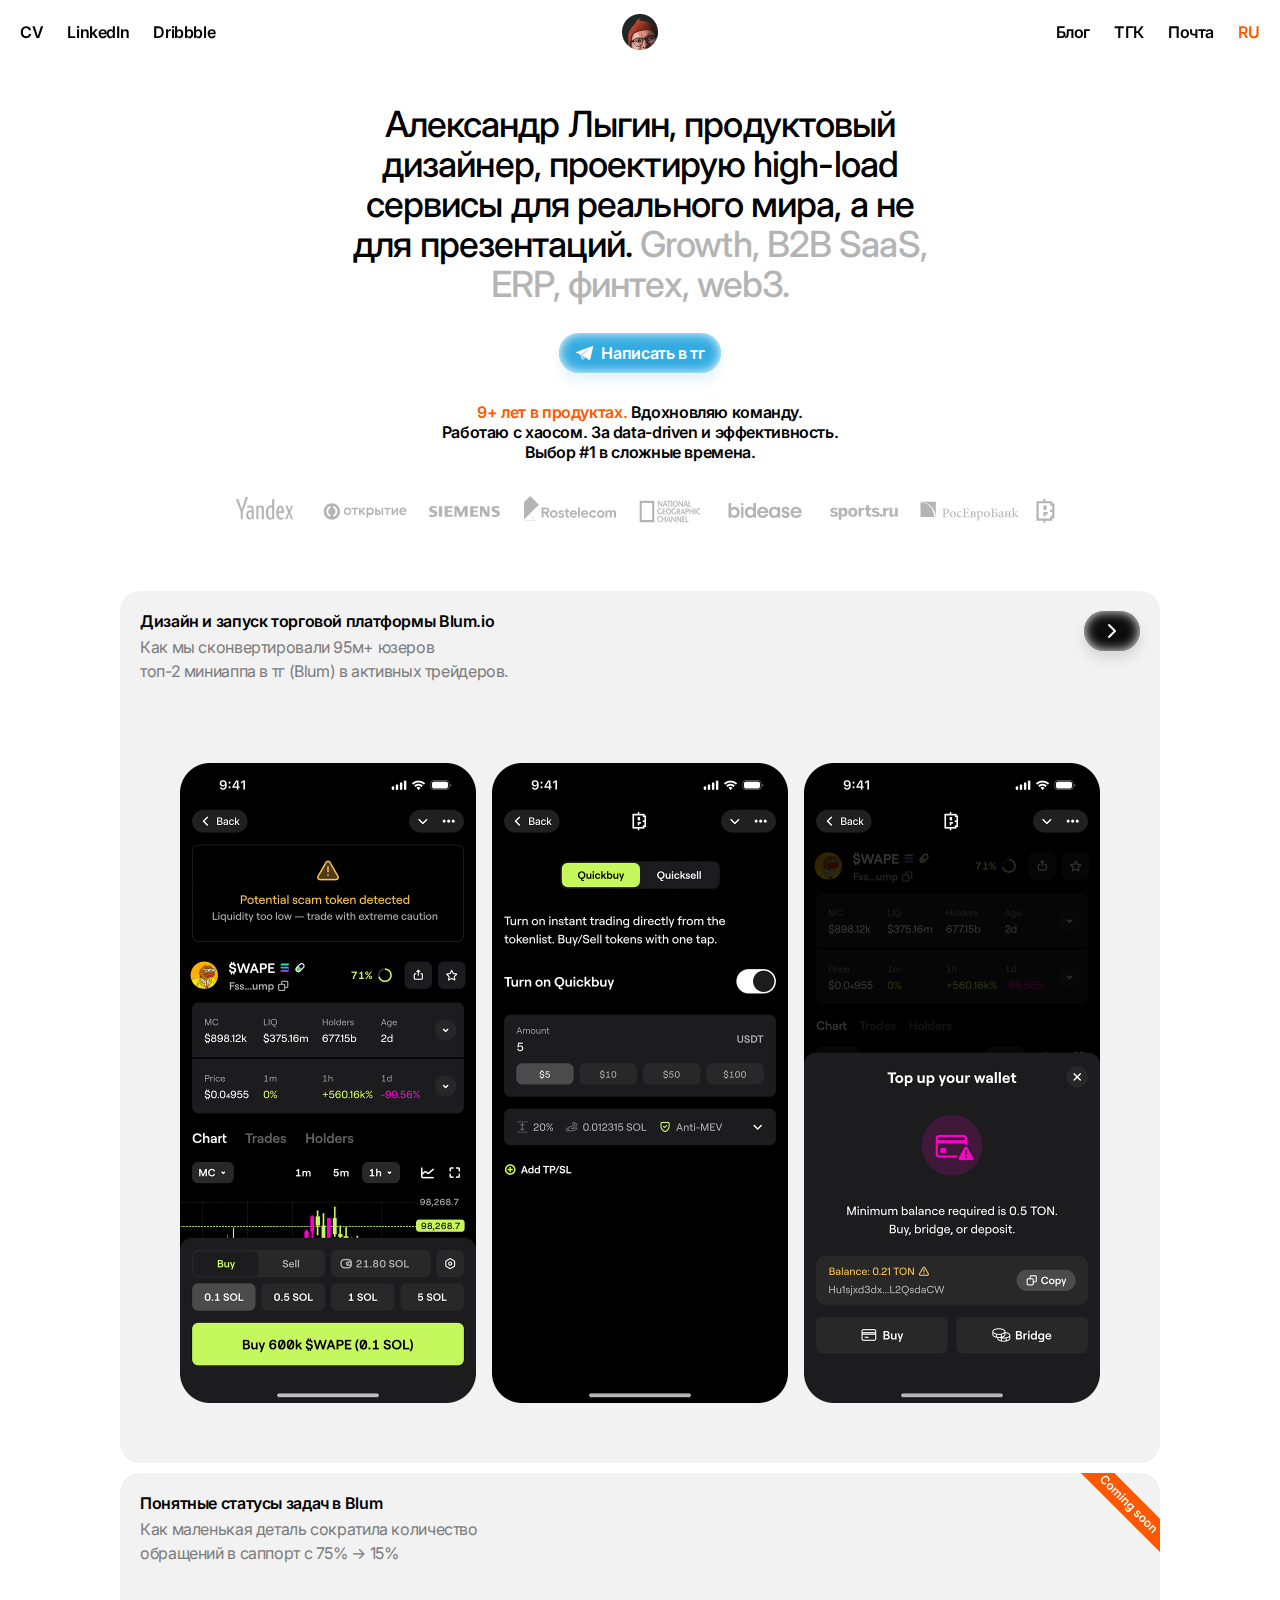
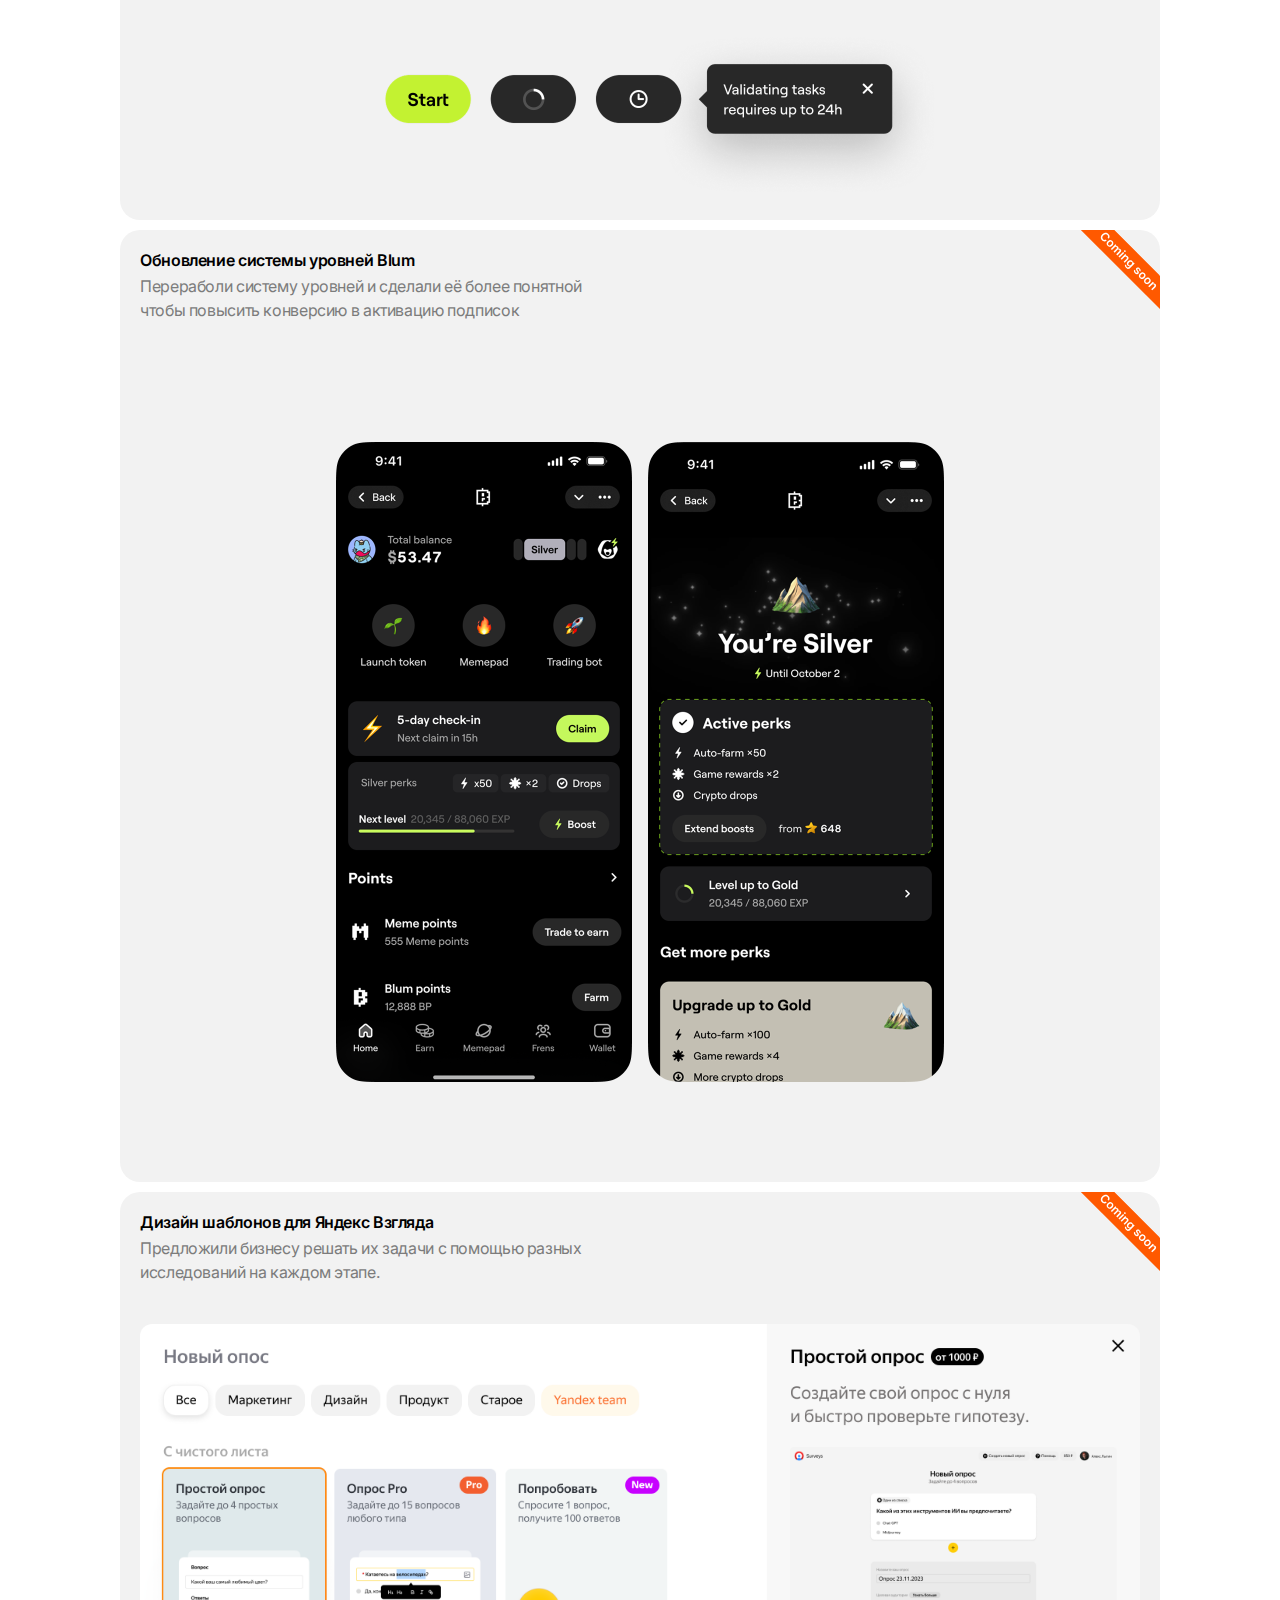
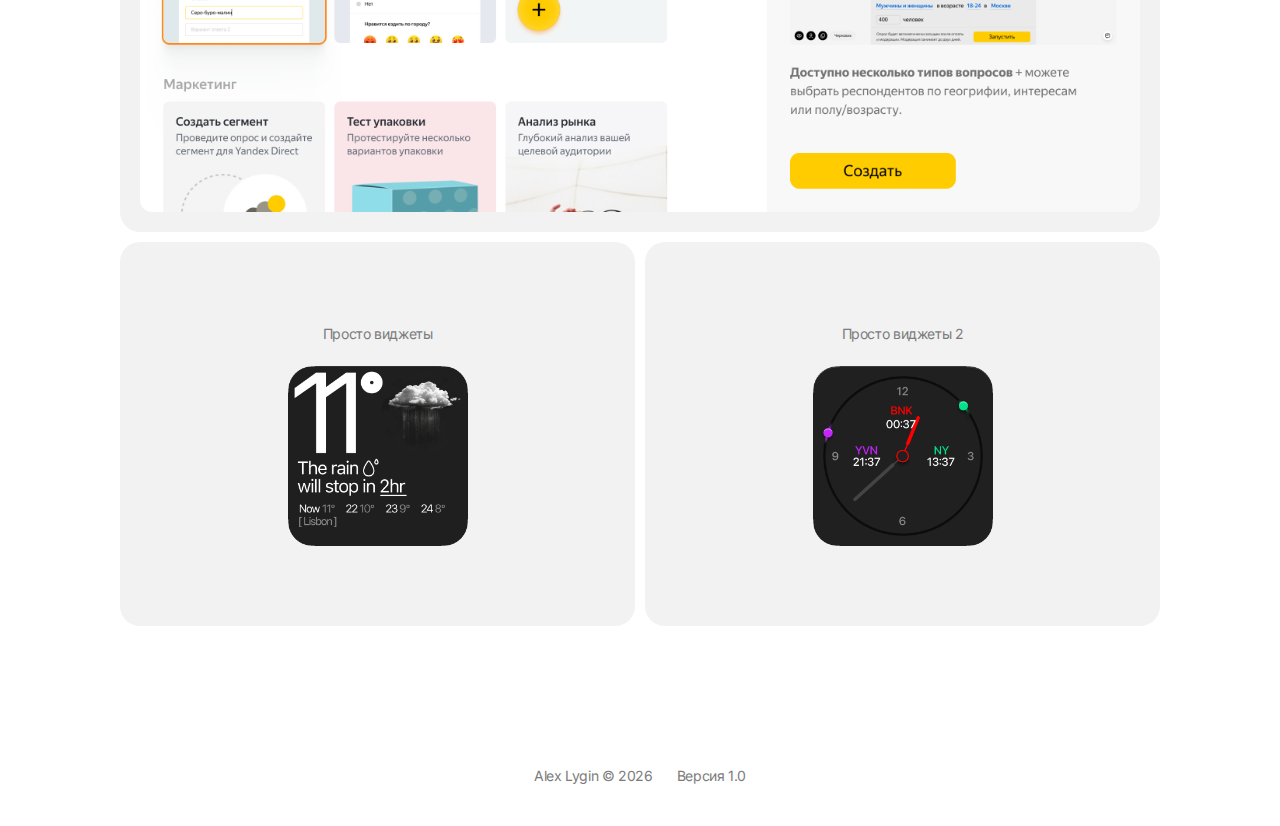
<file: index.html>
<!DOCTYPE html>
<html lang="ru">
<head>
  <meta charset="UTF-8">
  <meta name="viewport" content="width=device-width, initial-scale=1.0">
  <meta name="description" content="Александр Лыгин — продуктовый дизайнер. Проектирую high-load сервисы для реального мира.">
  <title>Александр Лыгин — Продуктовый дизайнер</title>

  <!-- Стили -->
  <link rel="stylesheet" href="css/styles.css">

  <!-- Favicon -->
  <link rel="icon" type="image/png" href="icons/Logo.png">
</head>
<body>
  <!-- Header -->
  <header class="header" id="header">
    <nav class="header__nav">
      <div class="header__left">
        <a href="#" class="header__link" data-i18n="nav.cv" data-i18n-href="links.cv" target="_blank" rel="noopener">CV</a>
        <a href="https://www.linkedin.com/in/alexlygin/" class="header__link" target="_blank" rel="noopener">LinkedIn</a>
        <a href="https://dribbble.com/jupel" class="header__link" target="_blank" rel="noopener">Dribbble</a>
      </div>

      <a href="#" class="header__logo">
        <img src="icons/Logo.png" alt="Logo" width="36" height="36">
      </a>

      <div class="header__right">
        <a href="https://www.instagram.com/sasha_lygin" class="header__link header__link--desktop" target="_blank" rel="noopener" data-i18n="nav.blog">Блог</a>
        <a href="https://t.me/sasha_lygin" class="header__link header__link--desktop" target="_blank" rel="noopener" data-i18n="nav.tg">ТГК</a>
        <a href="mailto:lyginmail@gmail.com" class="header__link header__link--desktop" data-i18n="nav.mail">Почта</a>
        <button class="header__lang header__link--desktop" id="lang-toggle" data-i18n="nav.lang">RU</button>
        <button class="header__menu-btn" id="menu-toggle" data-i18n="nav.menu">Меню</button>
      </div>
    </nav>
  </header>

  <!-- Main content -->
  <main>
    <!-- Hero Section -->
    <section class="hero" id="hero">
      <h1 class="hero__title">
        <span data-i18n="hero.title">Александр Лыгин, продуктовый дизайнер, проектирую high-load сервисы для реального мира, а не для презентаций.</span>
        <span class="hero__title--muted" data-i18n="hero.subtitle">Growth, B2B SaaS, ERP, финтех, web3.</span>
      </h1>

      <a href="https://t.me/jupel" class="btn-telegram" target="_blank" rel="noopener">
        <img src="icons/SVG - Telegram.svg" alt="" width="20" height="20">
        <span data-i18n="hero.cta">Написать в тг</span>
      </a>

      <p class="hero__experience">
        <span class="hero__experience--accent" data-i18n="hero.years">9+ лет в продуктах.</span>
        <span data-i18n="hero.exp1">Вдохновляю команду.</span><br>
        <span data-i18n="hero.exp2">Работаю с хаосом.</span>
        <span data-i18n="hero.exp3">За data-driven и эффективность.</span><br>
        <span data-i18n="hero.exp4">Выбор #1 в сложные времена.</span>
      </p>

      <!-- Логотипы компаний -->
      <div class="hero__logos">
        <img src="logos/logo_yandex.svg" alt="Yandex" class="hero__logo">
        <img src="logos/logo_otkritie.svg" alt="Открытие" class="hero__logo">
        <img src="logos/logo_siemens.svg" alt="Siemens" class="hero__logo">
        <img src="logos/logo_siemens-1.svg" alt="Siemens Healthineers" class="hero__logo">
        <img src="logos/logo_natgeo.svg" alt="National Geographic" class="hero__logo">
        <img src="logos/logo_bidease.svg" alt="Bidease" class="hero__logo">
        <img src="logos/logo_sportsru.svg" alt="Sports.ru" class="hero__logo">
        <img src="logos/logo_rosevro.svg" alt="Росевро" class="hero__logo">
        <img src="logos/logo_blum.svg" alt="Blum" class="hero__logo">
      </div>
    </section>

    <!-- Content: Cases -->
    <section class="cases" id="cases">
      <!-- Case 1: Blum.io -->
      <article class="case-card">
        <div class="case-card__header">
          <div class="case-card__text">
            <h2 class="case-card__title" data-i18n="cases.blum.title">Дизайн и запуск торговой платформы Blum.io</h2>
            <p class="case-card__desc" data-i18n="cases.blum.desc">Как мы сконвертировали 95м+ юзеров <br class="br-tablet">топ-2 миниаппа в тг (Blum) в активных трейдеров.</p>
          </div>
          <a href="#" class="btn-dark">
            <svg viewBox="0 0 24 24" fill="none" xmlns="http://www.w3.org/2000/svg">
              <path d="M9 18L15 12L9 6" stroke="currentColor" stroke-width="2" stroke-linecap="round" stroke-linejoin="round"/>
            </svg>
          </a>
        </div>
        <img src="img/home/case_hub-mobile.png" alt="Blum.io Platform" class="case-card__image">
      </article>

      <!-- Case 2: Task statuses -->
      <article class="case-card">
        <img src="icons/Coming_soon.svg" alt="Coming soon" class="coming-soon">
        <div class="case-card__text">
          <h2 class="case-card__title" data-i18n="cases.tasks.title">Понятные статусы задач в Blum</h2>
          <p class="case-card__desc" data-i18n="cases.tasks.desc">Как маленькая деталь сократила количество <br class="br-tablet">обращений в саппорт c 75% → 15%</p>
        </div>
        <img src="img/home/case_tasks.png" alt="Task Statuses" class="case-card__image case-card__image--centered">
      </article>

      <!-- Case 3: Levels -->
      <article class="case-card">
        <img src="icons/Coming_soon.svg" alt="Coming soon" class="coming-soon">
        <div class="case-card__text">
          <h2 class="case-card__title" data-i18n="cases.levels.title">Обновление системы уровней Blum</h2>
          <p class="case-card__desc" data-i18n="cases.levels.desc">Перераболи систему уровней и сделали её более понятной чтобы повысить конверсию в активацию подписок</p>
        </div>
        <img src="img/home/case_levels.png" alt="Levels System" class="case-card__image">
      </article>

      <!-- Case 4: Yandex Templates -->
      <article class="case-card">
        <img src="icons/Coming_soon.svg" alt="Coming soon" class="coming-soon">
        <div class="case-card__text">
          <h2 class="case-card__title" data-i18n="cases.templates.title">Дизайн шаблонов для Яндекс Взгляда</h2>
          <p class="case-card__desc" data-i18n="cases.templates.desc">Предложили бизнесу решать их задачи с помощью разных исследований на каждом этапе.</p>
        </div>
        <img src="img/home/case_templates.png" alt="Yandex Templates" class="case-card__image case-card__image--rounded">
      </article>

      <!-- Widgets (GIFs) -->
      <div class="cases__widgets">
        <div class="widget-card">
          <p class="widget-card__label" data-i18n="widgets.label1">Просто виджеты</p>
          <img src="img/gif/gif1.gif" alt="Widget animation" class="widget-card__gif">
        </div>
        <div class="widget-card">
          <p class="widget-card__label" data-i18n="widgets.label2">Просто виджеты 2</p>
          <img src="img/gif/gif2b.gif" alt="Widget animation" class="widget-card__gif">
        </div>
      </div>
    </section>
  </main>

  <!-- Footer -->
  <footer class="footer" id="footer">
    <div class="footer__content">
      <span class="footer__copy">Alex Lygin © 2026</span>
      <span class="footer__version" data-i18n="footer.version">Версия 1.0</span>
    </div>

    <!-- Мобильное меню (скрыто на десктопе) -->
    <nav class="footer__mobile-nav">
      <a href="#" class="footer__link" data-i18n="nav.cv" data-i18n-href="links.cv" target="_blank" rel="noopener">CV</a>
      <a href="https://www.linkedin.com/in/alexlygin/" class="footer__link" target="_blank" rel="noopener">LinkedIn</a>
      <a href="https://dribbble.com/jupel" class="footer__link" target="_blank" rel="noopener">Dribbble</a>
      <a href="https://www.instagram.com/sasha_lygin" class="footer__link" target="_blank" rel="noopener" data-i18n="nav.blog">Блог</a>
      <a href="https://t.me/sasha_lygin" class="footer__link" target="_blank" rel="noopener" data-i18n="nav.tg">ТГК</a>
      <a href="mailto:lyginmail@gmail.com" class="footer__link" data-i18n="nav.mail">Почта</a>
    </nav>
  </footer>

  <!-- Mobile Menu Overlay -->
  <div class="mobile-menu" id="mobile-menu">
    <div class="mobile-menu__content">
      <div class="mobile-menu__header">
        <button class="mobile-menu__close" id="menu-close">
          <img src="icons/Close_LG.svg" alt="Закрыть" width="16" height="16">
        </button>
      </div>
      <nav class="mobile-menu__nav">
        <a href="#" class="mobile-menu__link" data-i18n="nav.cv" data-i18n-href="links.cv" target="_blank" rel="noopener">CV</a>
        <a href="https://www.linkedin.com/in/alexlygin/" class="mobile-menu__link" target="_blank" rel="noopener">LinkedIn</a>
        <a href="https://dribbble.com/jupel" class="mobile-menu__link" target="_blank" rel="noopener">Dribbble</a>
        <a href="https://www.instagram.com/sasha_lygin" class="mobile-menu__link" target="_blank" rel="noopener" data-i18n="nav.blog">Блог</a>
        <a href="https://t.me/sasha_lygin" class="mobile-menu__link" target="_blank" rel="noopener" data-i18n="nav.tg">ТГК</a>
        <a href="mailto:lyginmail@gmail.com" class="mobile-menu__link" data-i18n="nav.mail">Почта</a>
        <button class="mobile-menu__link" id="menu-lang-toggle" data-i18n="nav.lang">RU</button>
      </nav>
      <div class="mobile-menu__footer">
        <img src="icons/lgn.svg" alt="LGN">
      </div>
    </div>
  </div>

  <!-- Scripts -->
  <script src="js/main.js"></script>
</body>
</html>
</file>
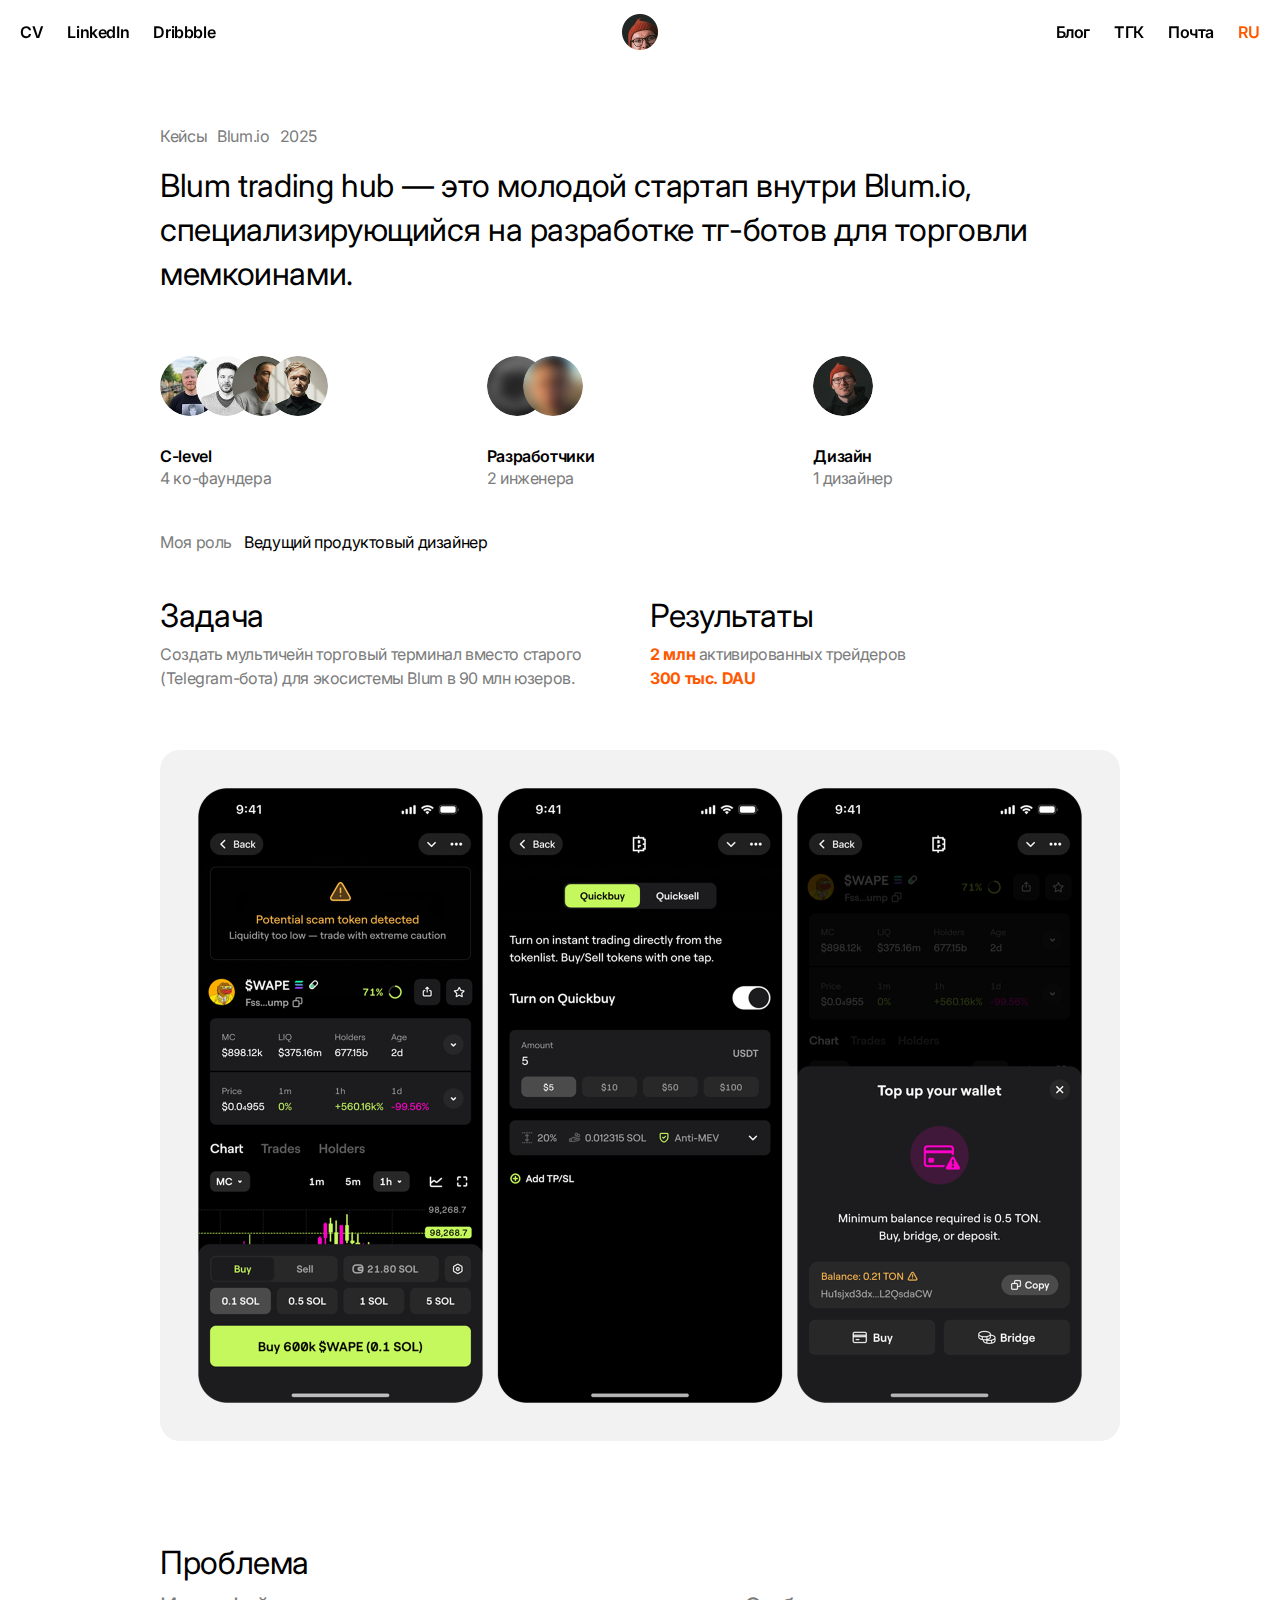
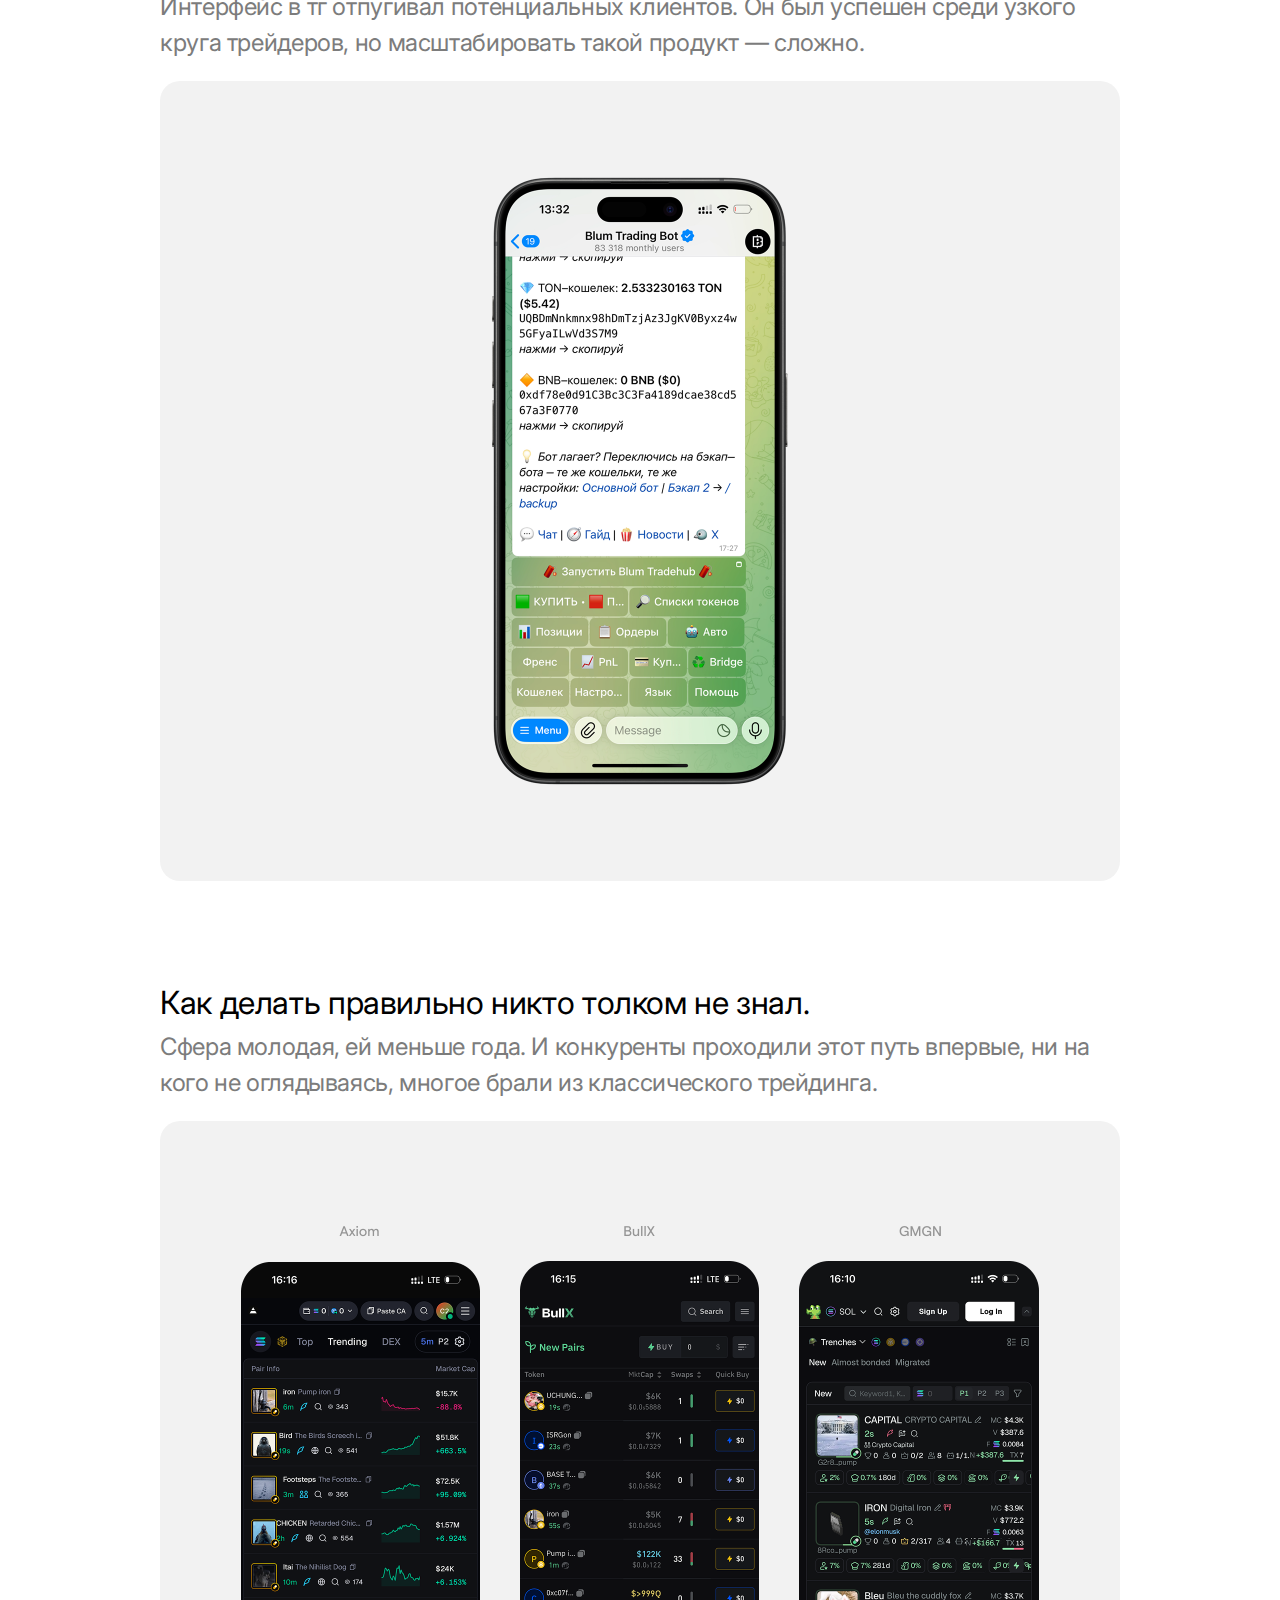
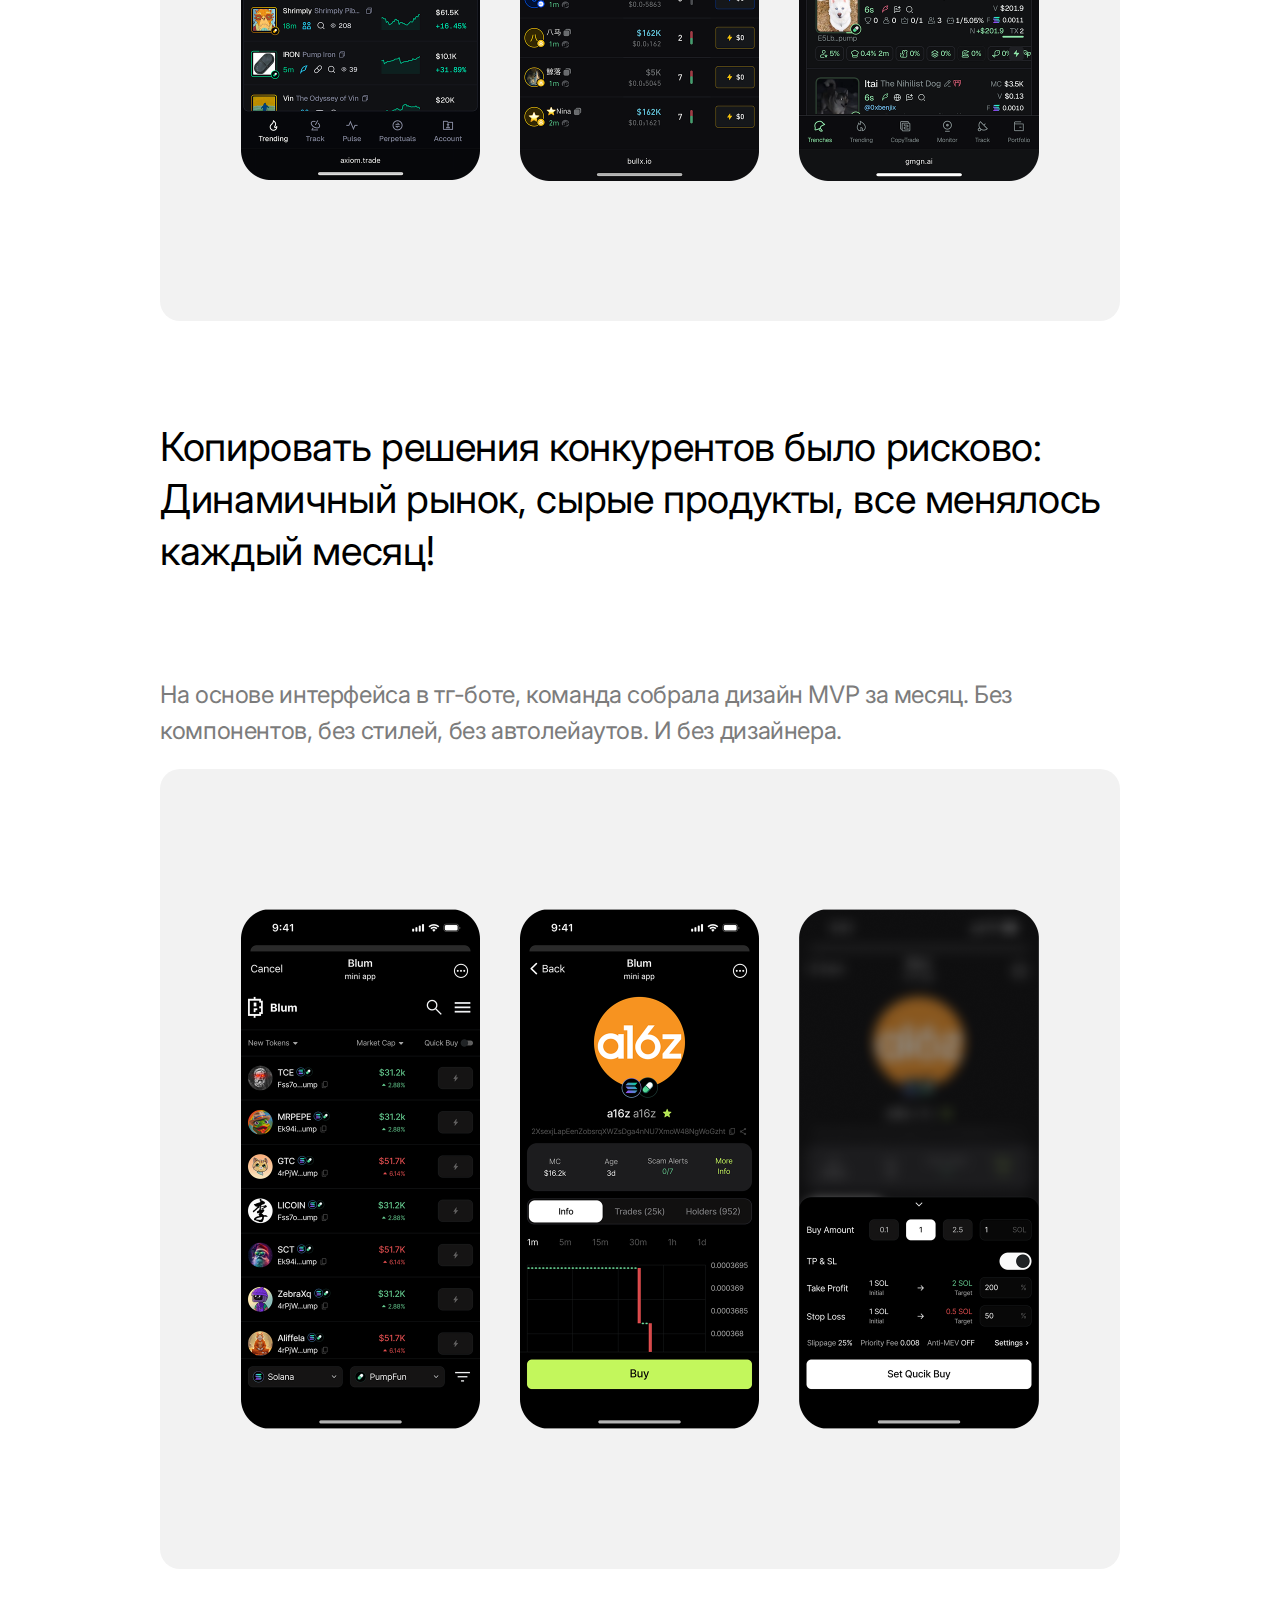
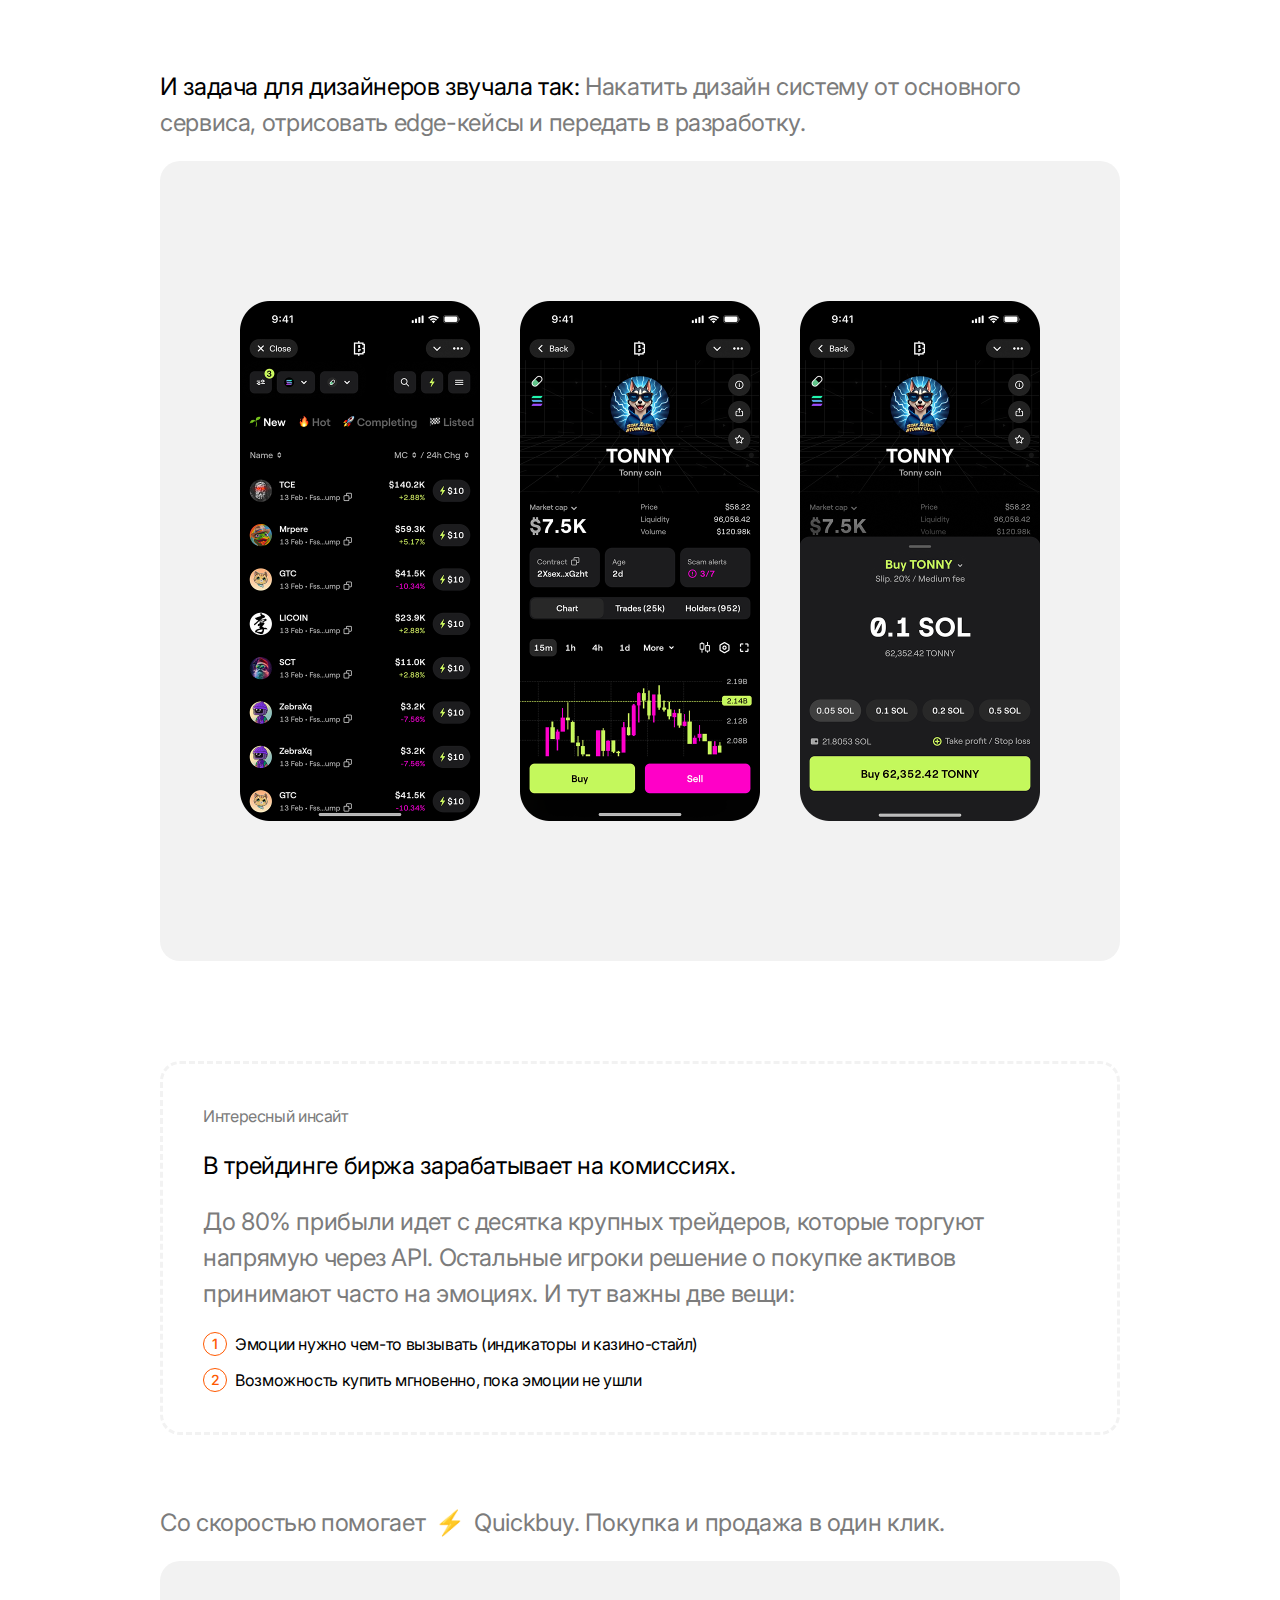
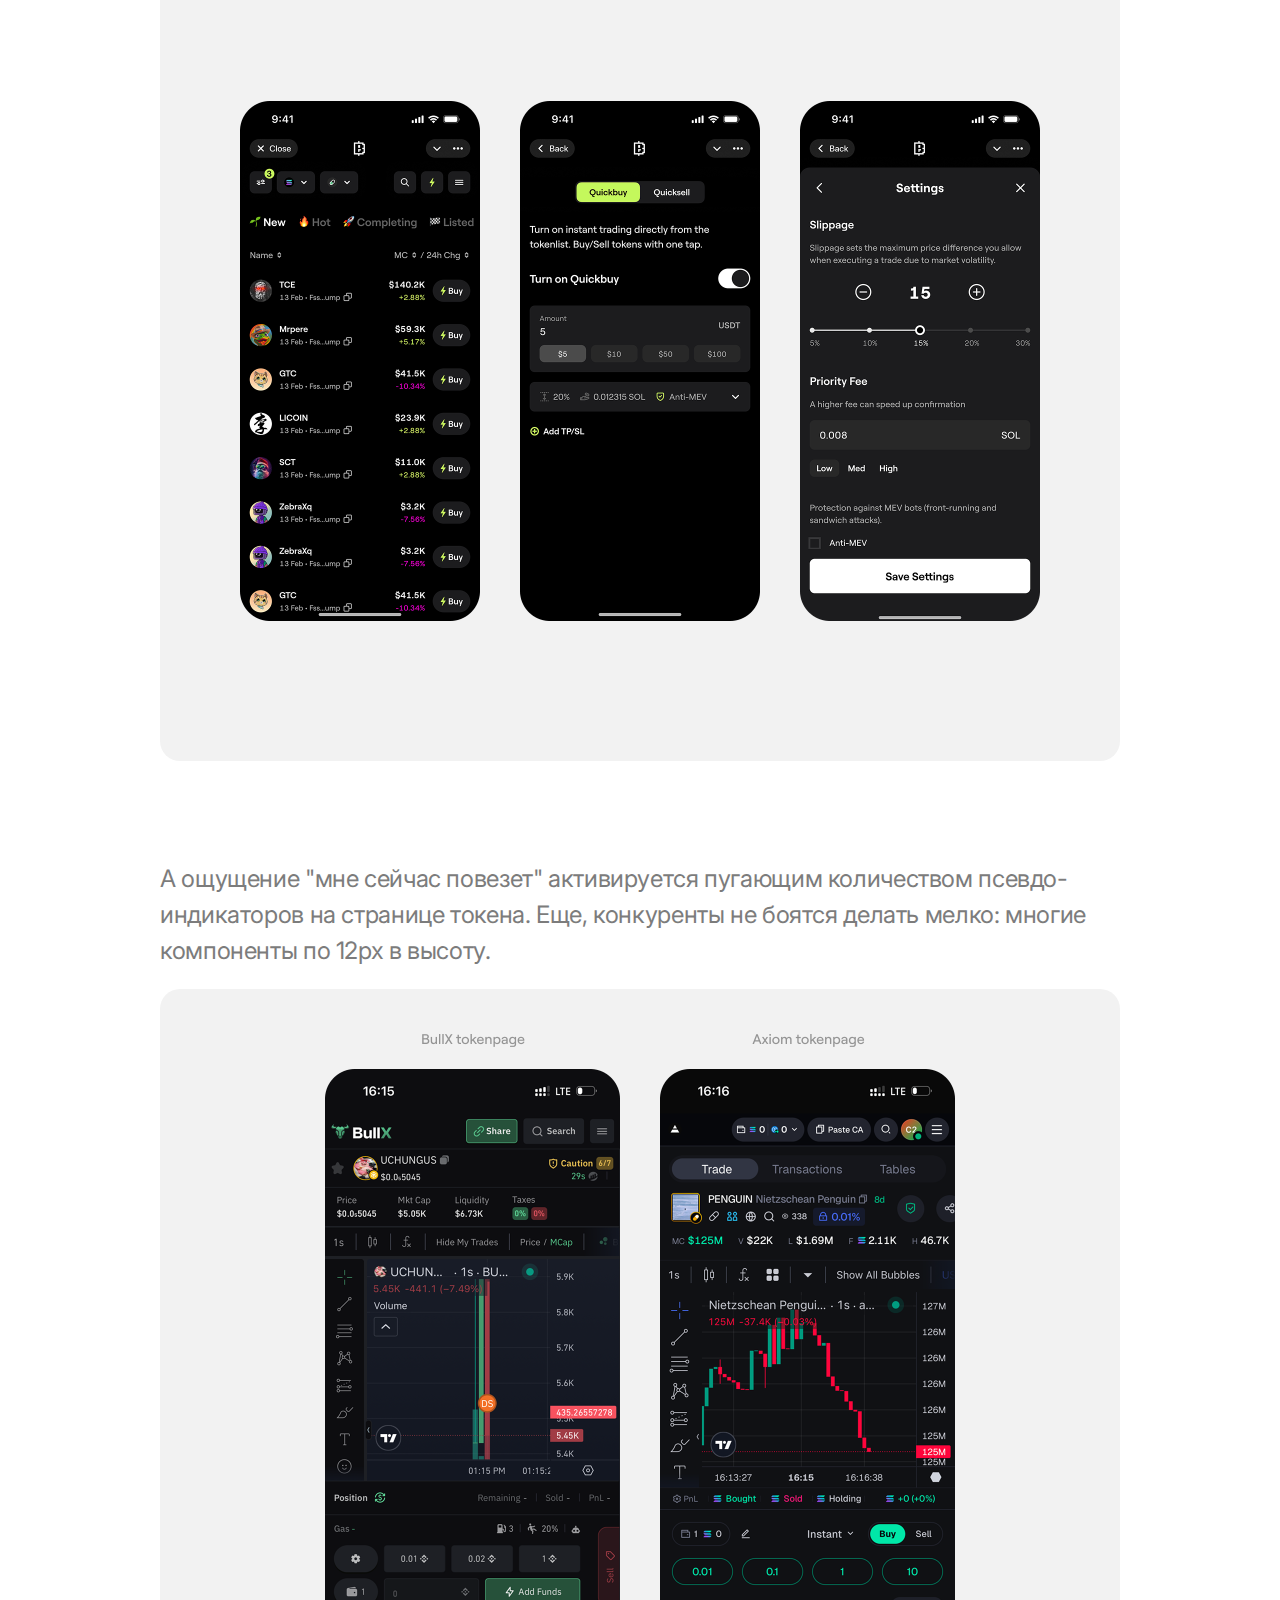
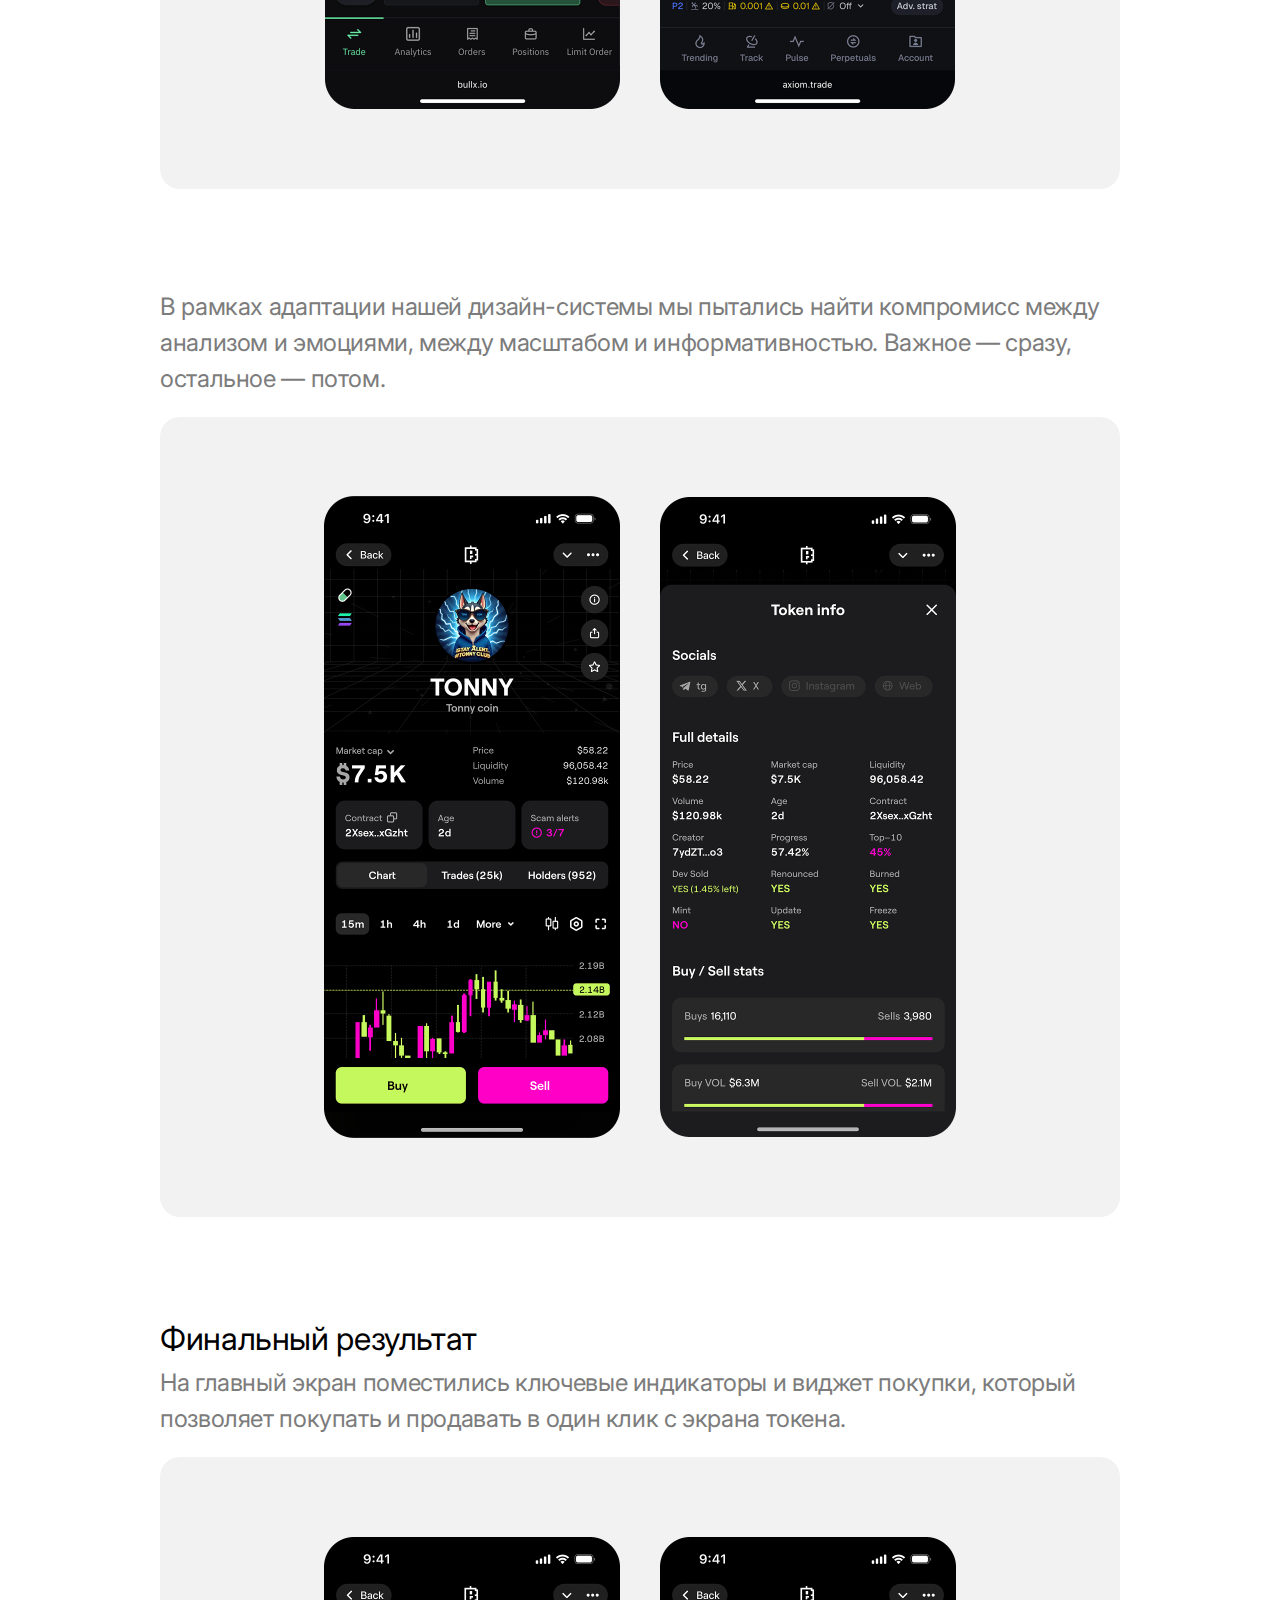
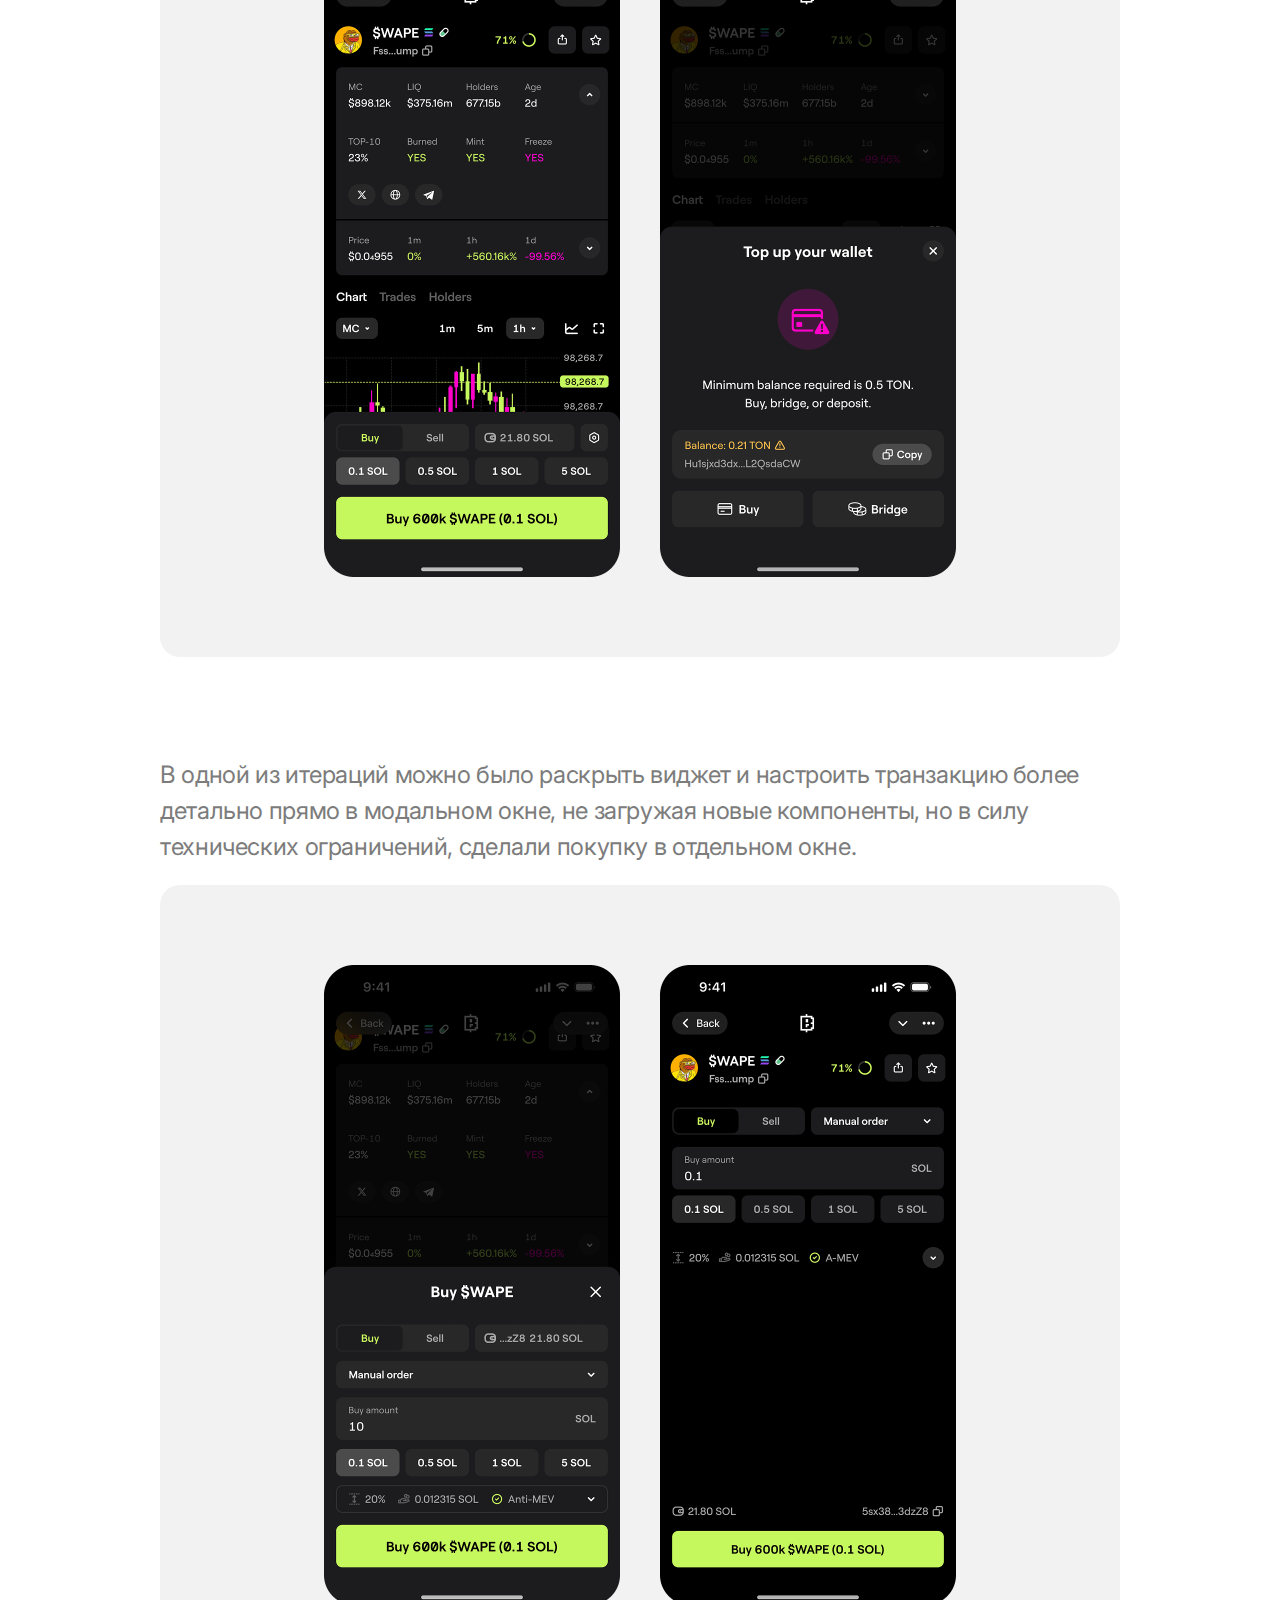
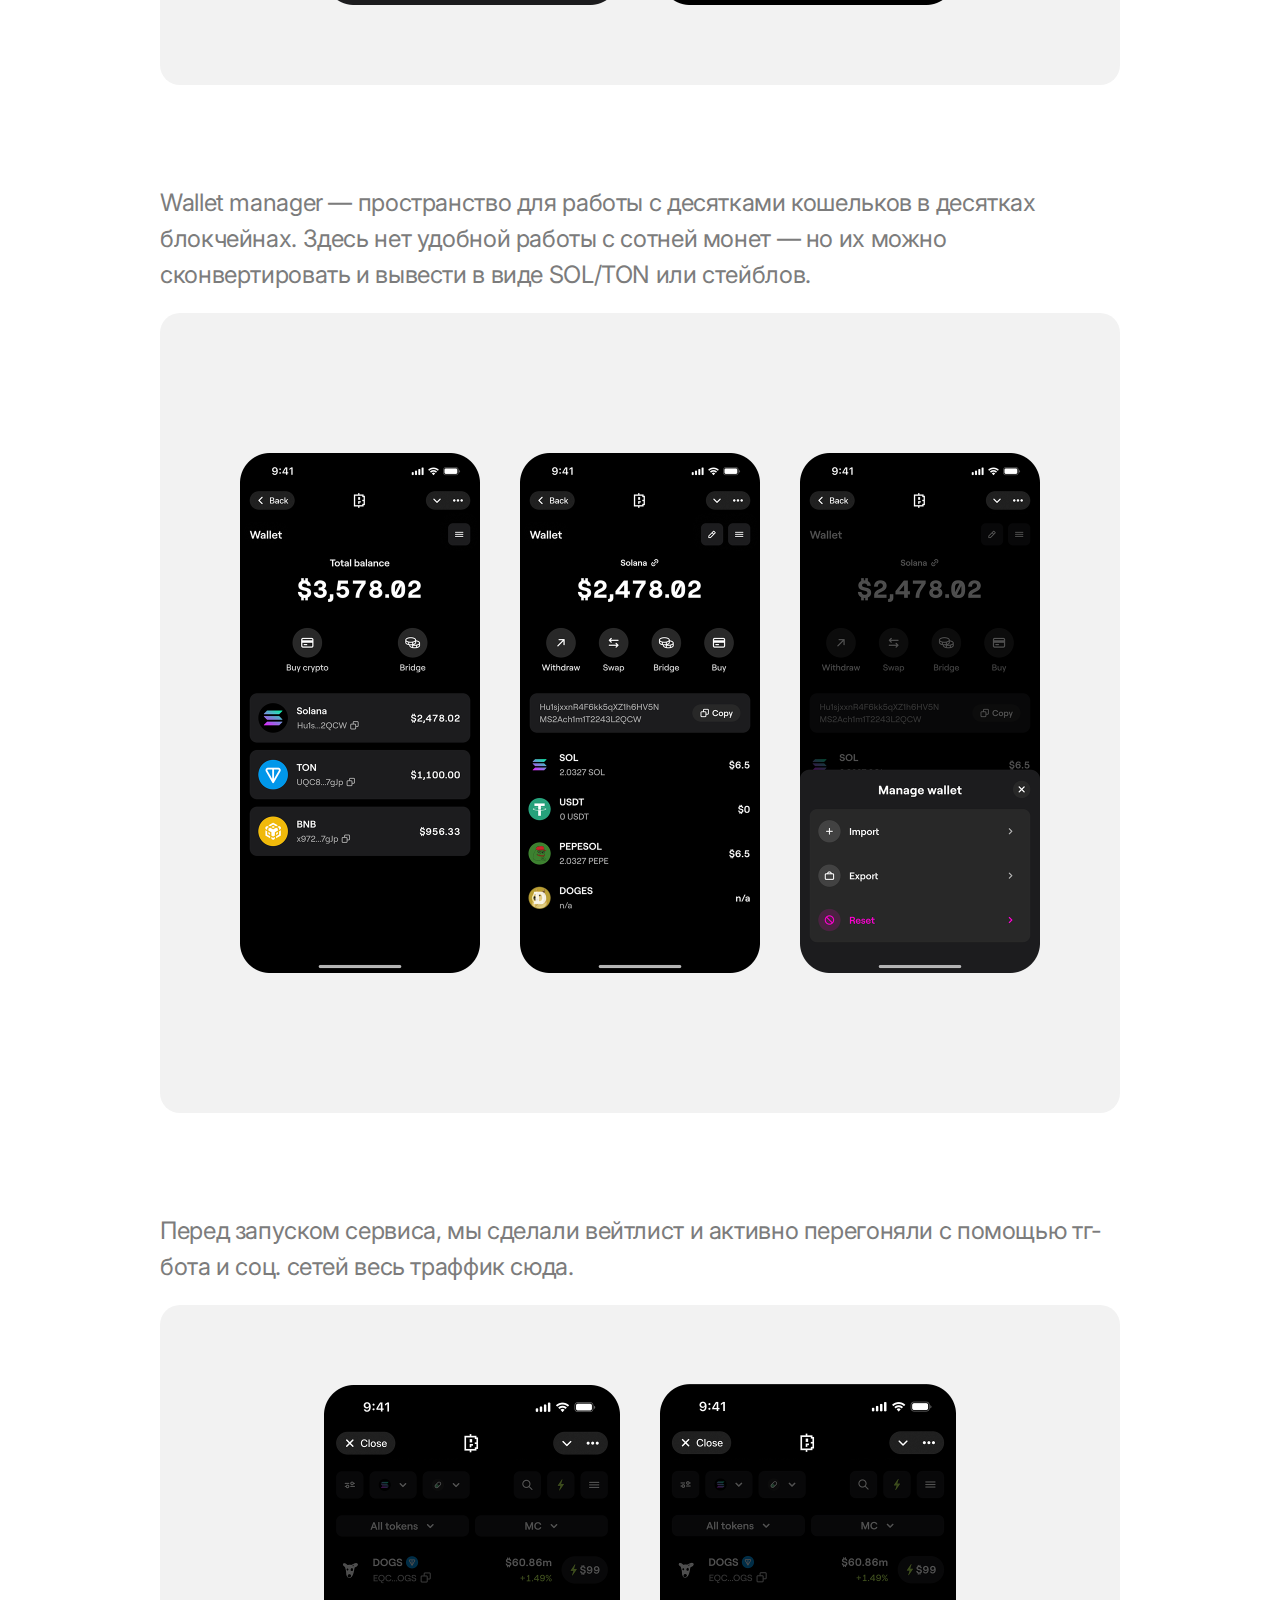
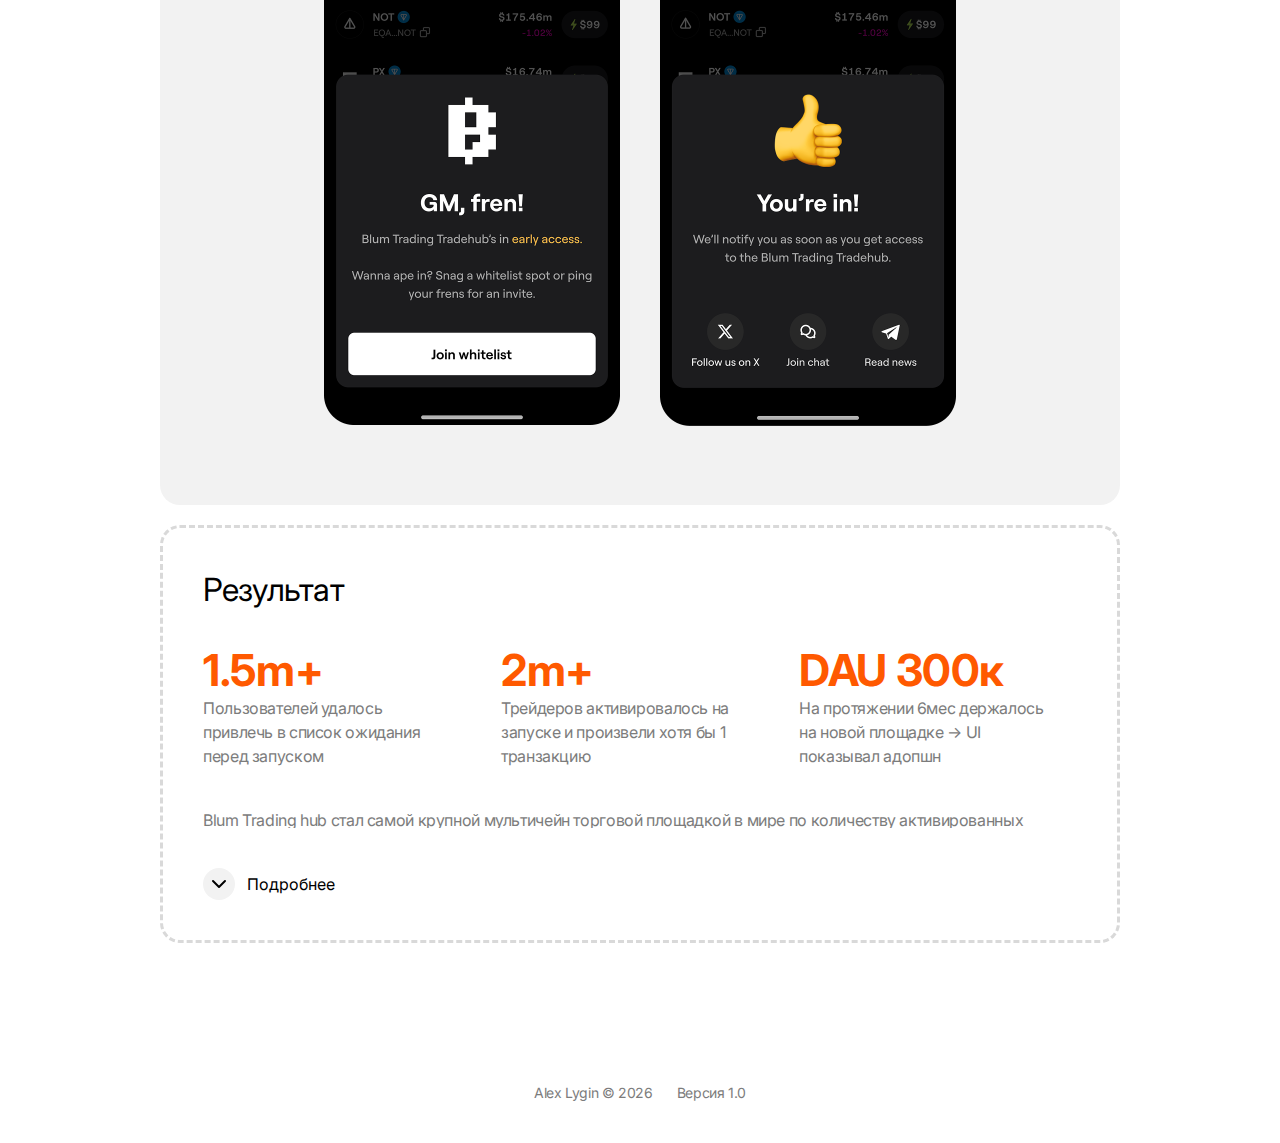
<file: case_hub.html>
<!DOCTYPE html>
<html lang="ru">
<head>
  <meta charset="UTF-8">
  <meta name="viewport" content="width=device-width, initial-scale=1.0">
  <meta name="description" content="Кейс: Дизайн и запуск торговой платформы Blum.io Trading Hub">
  <title>Blum.io Trading Hub — Александр Лыгин</title>

  <!-- Стили -->
  <link rel="stylesheet" href="css/styles.css">

  <!-- Favicon -->
  <link rel="icon" type="image/png" href="icons/Logo.png">
</head>
<body>
  <!-- Header -->
  <header class="header" id="header">
    <nav class="header__nav">
      <div class="header__left">
        <a href="#" class="header__link" data-i18n="header.cv" data-i18n-href="links.cv" target="_blank" rel="noopener">CV</a>
        <a href="https://www.linkedin.com/in/alexlygin/" class="header__link" target="_blank" rel="noopener">LinkedIn</a>
        <a href="https://dribbble.com/jupel" class="header__link" target="_blank" rel="noopener">Dribbble</a>
      </div>

      <a href="index.html" class="header__logo">
        <img src="icons/Logo.png" alt="Logo" width="36" height="36">
      </a>

      <div class="header__right">
        <a href="https://www.instagram.com/sasha_lygin" class="header__link header__link--desktop" target="_blank" rel="noopener" data-i18n="header.blog">Блог</a>
        <a href="https://t.me/sasha_lygin" class="header__link header__link--desktop" target="_blank" rel="noopener" data-i18n="header.tg">ТГК</a>
        <a href="mailto:lyginmail@gmail.com" class="header__link header__link--desktop" data-i18n="header.mail">Почта</a>
        <button class="header__lang header__link--desktop" id="lang-toggle" data-i18n="header.lang">RU</button>
        <button class="header__menu-btn" id="menu-toggle" data-i18n="header.menu">Меню</button>
      </div>
    </nav>
  </header>

  <!-- Main content -->
  <main class="case-page">
    <article class="case-content">
      <!-- Intro -->
      <section class="case-intro">
        <div class="case-intro__tags">
          <span data-i18n="caseHub.tags.cases">Кейсы</span>
          <span>Blum.io</span>
          <span>2025</span>
        </div>
        <h1 class="case-intro__title" data-i18n="caseHub.intro.title">Blum trading hub — это молодой стартап внутри Blum.io, специализирующийся на разработке тг-ботов для торговли мемкоинами.</h1>
      </section>

      <!-- Team -->
      <section class="case-team">
        <div class="case-team__group">
          <div class="case-team__avatars">
            <img src="img/case_hub/team/Ellipse 4259.png" alt="" class="case-team__avatar">
            <img src="img/case_hub/team/Ellipse 4260.png" alt="" class="case-team__avatar">
            <img src="img/case_hub/team/Ellipse 4261.png" alt="" class="case-team__avatar">
            <img src="img/case_hub/team/Ellipse 4263.png" alt="" class="case-team__avatar">
          </div>
          <div class="case-team__info">
            <span class="case-team__role">C-level</span>
            <span class="case-team__count" data-i18n="caseHub.team.cofounders">4 ко-фаундера</span>
          </div>
        </div>
        <div class="case-team__group">
          <div class="case-team__avatars">
            <img src="img/case_hub/team/ava2.png" alt="" class="case-team__avatar">
            <img src="img/case_hub/team/ava2-1.png" alt="" class="case-team__avatar">
          </div>
          <div class="case-team__info">
            <span class="case-team__role" data-i18n="caseHub.team.devs">Разработчики</span>
            <span class="case-team__count" data-i18n="caseHub.team.engineers">2 инженера</span>
          </div>
        </div>
        <div class="case-team__group">
          <div class="case-team__avatars">
            <img src="img/case_hub/team/group_ava.png" alt="" class="case-team__avatar">
          </div>
          <div class="case-team__info">
            <span class="case-team__role" data-i18n="caseHub.team.design">Дизайн</span>
            <span class="case-team__count" data-i18n="caseHub.team.designer">1 дизайнер</span>
          </div>
        </div>
      </section>

      <!-- Role -->
      <section class="case-role">
        <span class="case-role__label" data-i18n="caseHub.role.label">Моя роль</span>
        <span class="case-role__value" data-i18n="caseHub.role.value">Ведущий продуктовый дизайнер</span>
      </section>

      <!-- Cover -->
      <section class="case-cover">
        <div class="case-cover__meta">
          <div class="case-cover__block">
            <h2 class="case-cover__heading" data-i18n="caseHub.cover.task">Задача</h2>
            <p class="case-cover__text" data-i18n="caseHub.cover.taskDesc">Создать мультичейн торговый терминал вместо старого (Telegram-бота) для экосистемы Blum в 90 млн юзеров.</p>
          </div>
          <div class="case-cover__block">
            <h2 class="case-cover__heading" data-i18n="caseHub.cover.results">Результаты</h2>
            <p class="case-cover__text">
              <span class="case-cover__accent" data-i18n="caseHub.cover.traders">2 млн</span> <span data-i18n="caseHub.cover.tradersDesc">активированных трейдеров</span><br>
              <span class="case-cover__accent" data-i18n="caseHub.cover.dau">300 тыс. DAU</span>
            </p>
          </div>
        </div>
        <img src="img/case_hub/case_hub-mobile.png" alt="Blum Trading Hub" class="case-cover__image">
      </section>

      <!-- Block: Problem -->
      <section class="case-block">
        <div class="case-block__text">
          <h2 class="case-block__title" data-i18n="caseHub.problem.title">Проблема</h2>
          <p class="case-block__desc" data-i18n="caseHub.problem.desc">Интерфейс в тг отпугивал потенциальных клиентов. Он был успешен среди узкого круга трейдеров, но масштабировать такой продукт — сложно.</p>
        </div>
        <img src="img/case_hub/case_hub_1bot.png" alt="Telegram bot interface" class="case-block__image">
      </section>

      <!-- Block: Competitors -->
      <section class="case-block">
        <div class="case-block__text">
          <h2 class="case-block__title" data-i18n="caseHub.rivals.title">Как делать правильно никто толком не знал.</h2>
          <p class="case-block__desc" data-i18n="caseHub.rivals.desc">Сфера молодая, ей меньше года. И конкуренты проходили этот путь впервые, ни на кого не оглядываясь, многое брали из классического трейдинга.</p>
        </div>
        <img src="img/case_hub/case_hub_2rivals.png" alt="Competitor analysis" class="case-block__image">
      </section>

      <!-- Intersection -->
      <section class="case-intersection">
        <p class="case-intersection__text" data-i18n="caseHub.intersection1">Копировать решения конкурентов было рисково: Динамичный рынок, сырые продукты, все менялось каждый месяц!</p>
      </section>

      <!-- Block: MVP -->
      <section class="case-block">
        <div class="case-block__text">
          <p class="case-block__desc" data-i18n="caseHub.mvp.desc">На основе интерфейса в тг-боте, команда собрала дизайн MVP за месяц. Без компонентов, без стилей, без автолейаутов. И без дизайнера.</p>
        </div>
        <img src="img/case_hub/case_hub_3mvp.png" alt="MVP design" class="case-block__image">
      </section>

      <!-- Block: Design System -->
      <section class="case-block">
        <div class="case-block__text">
          <p class="case-block__desc">
            <span class="case-block__highlight" data-i18n="caseHub.ds.highlight">И задача для дизайнеров звучала так:</span> <span data-i18n="caseHub.ds.desc">Накатить дизайн систему от основного сервиса, отрисовать edge-кейсы и передать в разработку.</span>
          </p>
        </div>
        <img src="img/case_hub/case_hub_4ds.png" alt="Design system" class="case-block__image">
      </section>

      <!-- Insight box -->
      <section class="case-block">
        <div class="case-insight">
          <span class="case-insight__label" data-i18n="caseHub.insight.label">Интересный инсайт</span>
          <h3 class="case-insight__title" data-i18n="caseHub.insight.title">В трейдинге биржа зарабатывает на комиссиях.</h3>
          <p class="case-insight__desc" data-i18n="caseHub.insight.desc">До 80% прибыли идет с десятка крупных трейдеров, которые торгуют напрямую через API. Остальные игроки решение о покупке активов принимают часто на эмоциях. И тут важны две вещи:</p>
          <ul class="case-insight__list">
            <li class="case-insight__item">
              <span class="case-insight__number">1</span>
              <span data-i18n="caseHub.insight.point1">Эмоции нужно чем-то вызывать (индикаторы и казино-стайл)</span>
            </li>
            <li class="case-insight__item">
              <span class="case-insight__number">2</span>
              <span data-i18n="caseHub.insight.point2">Возможность купить мгновенно, пока эмоции не ушли</span>
            </li>
          </ul>
        </div>

        <div class="case-block__text">
          <p class="case-block__desc">
            <span data-i18n="caseHub.quickbuy.desc">Со скоростью помогает</span> <span class="case-block__bolt">⚡</span> <span data-i18n="caseHub.quickbuy.title">Quickbuy. Покупка и продажа в один клик.</span>
          </p>
        </div>
        <img src="img/case_hub/case_hub_5qb.png" alt="Quickbuy feature" class="case-block__image">
      </section>

      <!-- Block: Token page -->
      <section class="case-block">
        <div class="case-block__text">
          <p class="case-block__desc" data-i18n="caseHub.tokenpage.desc">А ощущение "мне сейчас повезет" активируется пугающим количеством псевдо-индикаторов на странице токена. Еще, конкуренты не боятся делать мелко: многие компоненты по 12px в высоту.</p>
        </div>
        <img src="img/case_hub/case_hub_6tokenpage.png" alt="Token page analysis" class="case-block__image">
      </section>

      <!-- Block: Our token page -->
      <section class="case-block">
        <div class="case-block__text">
          <p class="case-block__desc" data-i18n="caseHub.myTokenpage.desc">В рамках адаптации нашей дизайн-системы мы пытались найти компромисс между анализом и эмоциями, между масштабом и информативностью. Важное — сразу, остальное — потом.</p>
        </div>
        <img src="img/case_hub/case_hub_7my-tokenpage.png" alt="Our token page" class="case-block__image">
      </section>

      <!-- Block: Final result -->
      <section class="case-block">
        <div class="case-block__text">
          <h2 class="case-block__title" data-i18n="caseHub.final.title">Финальный результат</h2>
          <p class="case-block__desc" data-i18n="caseHub.final.desc">На главный экран поместились ключевые индикаторы и виджет покупки, который позволяет покупать и продавать в один клик с экрана токена.</p>
        </div>
        <img src="img/case_hub/case_hub_8my-tokenpage2.png" alt="Final token page" class="case-block__image">
      </section>

      <!-- Block: Buy modal -->
      <section class="case-block">
        <div class="case-block__text">
          <p class="case-block__desc" data-i18n="caseHub.buy.desc">В одной из итераций можно было раскрыть виджет и настроить транзакцию более детально прямо в модальном окне, не загружая новые компоненты, но в силу технических ограничений, сделали покупку в отдельном окне.</p>
        </div>
        <img src="img/case_hub/case_hub_9buy.png" alt="Buy modal" class="case-block__image">
      </section>

      <!-- Block: Wallet -->
      <section class="case-block">
        <div class="case-block__text">
          <p class="case-block__desc" data-i18n="caseHub.wallet.desc">Wallet manager — пространство для работы с десятками кошельков в десятках блокчейнах. Здесь нет удобной работы с сотней монет — но их можно сконвертировать и вывести в виде SOL/TON или стейблов.</p>
        </div>
        <img src="img/case_hub/case_hub_10wallet.png" alt="Wallet manager" class="case-block__image">
      </section>

      <!-- Block: Waitlist -->
      <section class="case-block case-block--last">
        <div class="case-block__text">
          <p class="case-block__desc" data-i18n="caseHub.waitlist.desc">Перед запуском сервиса, мы сделали вейтлист и активно перегоняли с помощью тг-бота и соц. сетей весь траффик сюда.</p>
        </div>
        <img src="img/case_hub/case_hub_11wl.png" alt="Waitlist" class="case-block__image">
      </section>

      <!-- Results -->
      <section class="case-results" id="results">
        <h2 class="case-results__title" data-i18n="caseHub.results.title">Результат</h2>

        <div class="case-results__numbers">
          <div class="case-results__item">
            <span class="case-results__value">1.5m+</span>
            <span class="case-results__label" data-i18n="caseHub.results.waitlist">Пользователей удалось привлечь в список ожидания перед запуском</span>
          </div>
          <div class="case-results__item">
            <span class="case-results__value">2m+</span>
            <span class="case-results__label" data-i18n="caseHub.results.traders">Трейдеров активировалось на запуске и произвели хотя бы 1 транзакцию</span>
          </div>
          <div class="case-results__item">
            <span class="case-results__value" data-i18n="caseHub.results.dauValue">DAU 300к</span>
            <span class="case-results__label" data-i18n="caseHub.results.dauDesc">На протяжении 6мес держалось на новой площадке → UI показывал адопшн</span>
          </div>
        </div>

        <!-- Expandable details -->
        <div class="case-results__details" id="results-details">
          <div class="case-results__details-inner">
            <p class="case-results__text" data-i18n="caseHub.results.details1">Blum Trading hub стал самой крупной мультичейн торговой площадкой в мире по количеству активированных трейдеров и крупнейшим приложением в экосистеме TON по выручке.</p>
            <p class="case-results__text" data-i18n="caseHub.results.details2">У Blum изначально была большая user-base <span class="case-results__accent">(95m+)</span> и главная гипотеза бизнеса как раз и заключалась в том, чтобы узнать сколько процентов от этой базы удастся сконвертировать в активных трейдеров. В пике DAU Trading hub достигало <span class="case-results__accent">300к</span>, а DAU основного приложения порядка <span class="case-results__accent">30m+</span>.</p>
            <p class="case-results__text" data-i18n="caseHub.results.details3">По опросам, многие пользователи экосистемы TON высоко оценивали дизайн Блума и это работало на повышение доверия к площадке как к профессиональной торговой системе. Дизайн департамент же был признан самым эффективным отделом в компании, спроектировал за 6 месяцев столько дизайн артефактов, что хватило бы на два года непрерывной разработки.</p>
            <p class="case-results__text" data-i18n="caseHub.results.details4">К сожалению, результат сложно было закрепить и команда полностью поменяла фокус с мобильной платформы на Web-версию. Почему и зачем — в следующем кейсе.</p>
          </div>
        </div>

        <button class="case-results__toggle" id="results-toggle">
          <span class="case-results__toggle-icon">
            <svg width="24" height="24" viewBox="0 0 24 24" fill="none" xmlns="http://www.w3.org/2000/svg">
              <path d="M6 9L12 15L18 9" stroke="currentColor" stroke-width="2" stroke-linecap="round" stroke-linejoin="round"/>
            </svg>
          </span>
          <span class="case-results__toggle-text" data-i18n="caseHub.results.more">Подробнее</span>
        </button>
      </section>
    </article>
  </main>

  <!-- Footer -->
  <footer class="footer" id="footer">
    <div class="footer__content">
      <span class="footer__copy">Alex Lygin © 2026</span>
      <span class="footer__version" data-i18n="footer.version">Версия 1.0</span>
    </div>

    <!-- Мобильное меню (скрыто на десктопе) -->
    <nav class="footer__mobile-nav">
      <a href="#" class="footer__link" data-i18n="header.cv" data-i18n-href="links.cv" target="_blank" rel="noopener">CV</a>
      <a href="https://www.linkedin.com/in/alexlygin/" class="footer__link" target="_blank" rel="noopener">LinkedIn</a>
      <a href="https://dribbble.com/jupel" class="footer__link" target="_blank" rel="noopener">Dribbble</a>
      <a href="https://www.instagram.com/sasha_lygin" class="footer__link" target="_blank" rel="noopener" data-i18n="header.blog">Блог</a>
      <a href="https://t.me/sasha_lygin" class="footer__link" target="_blank" rel="noopener" data-i18n="header.tg">ТГК</a>
      <a href="mailto:lyginmail@gmail.com" class="footer__link" data-i18n="header.mail">Почта</a>
    </nav>
  </footer>

  <!-- Mobile Menu Overlay -->
  <div class="mobile-menu" id="mobile-menu">
    <div class="mobile-menu__content">
      <div class="mobile-menu__header">
        <button class="mobile-menu__close" id="menu-close">
          <img src="icons/Close_LG.svg" alt="Закрыть" width="16" height="16">
        </button>
      </div>
      <nav class="mobile-menu__nav">
        <a href="#" class="mobile-menu__link" data-i18n="header.cv" data-i18n-href="links.cv" target="_blank" rel="noopener">CV</a>
        <a href="https://www.linkedin.com/in/alexlygin/" class="mobile-menu__link" target="_blank" rel="noopener">LinkedIn</a>
        <a href="https://dribbble.com/jupel" class="mobile-menu__link" target="_blank" rel="noopener">Dribbble</a>
        <a href="https://www.instagram.com/sasha_lygin" class="mobile-menu__link" target="_blank" rel="noopener" data-i18n="header.blog">Блог</a>
        <a href="https://t.me/sasha_lygin" class="mobile-menu__link" target="_blank" rel="noopener" data-i18n="header.tg">ТГК</a>
        <a href="mailto:lyginmail@gmail.com" class="mobile-menu__link" data-i18n="header.mail">Почта</a>
        <button class="mobile-menu__link" id="menu-lang-toggle" data-i18n="header.lang">RU</button>
      </nav>
      <div class="mobile-menu__footer">
        <img src="icons/lgn.svg" alt="LGN">
      </div>
    </div>
  </div>

  <!-- Scripts -->
  <script src="js/main.js"></script>
  <script>
    // Логика раскрытия блока результатов
    (function() {
      const toggle = document.getElementById('results-toggle');
      const details = document.getElementById('results-details');
      const results = document.getElementById('results');

      if (toggle && details && results) {
        toggle.addEventListener('click', function() {
          const isExpanded = results.classList.contains('is-expanded');

          if (isExpanded) {
            results.classList.remove('is-expanded');
            toggle.querySelector('.case-results__toggle-text').textContent =
              document.documentElement.lang === 'en' ? 'More details' : 'Подробнее';
          } else {
            results.classList.add('is-expanded');
            toggle.querySelector('.case-results__toggle-text').textContent =
              document.documentElement.lang === 'en' ? 'Hide' : 'Скрыть';
          }
        });
      }
    })();
  </script>
</body>
</html>
</file>
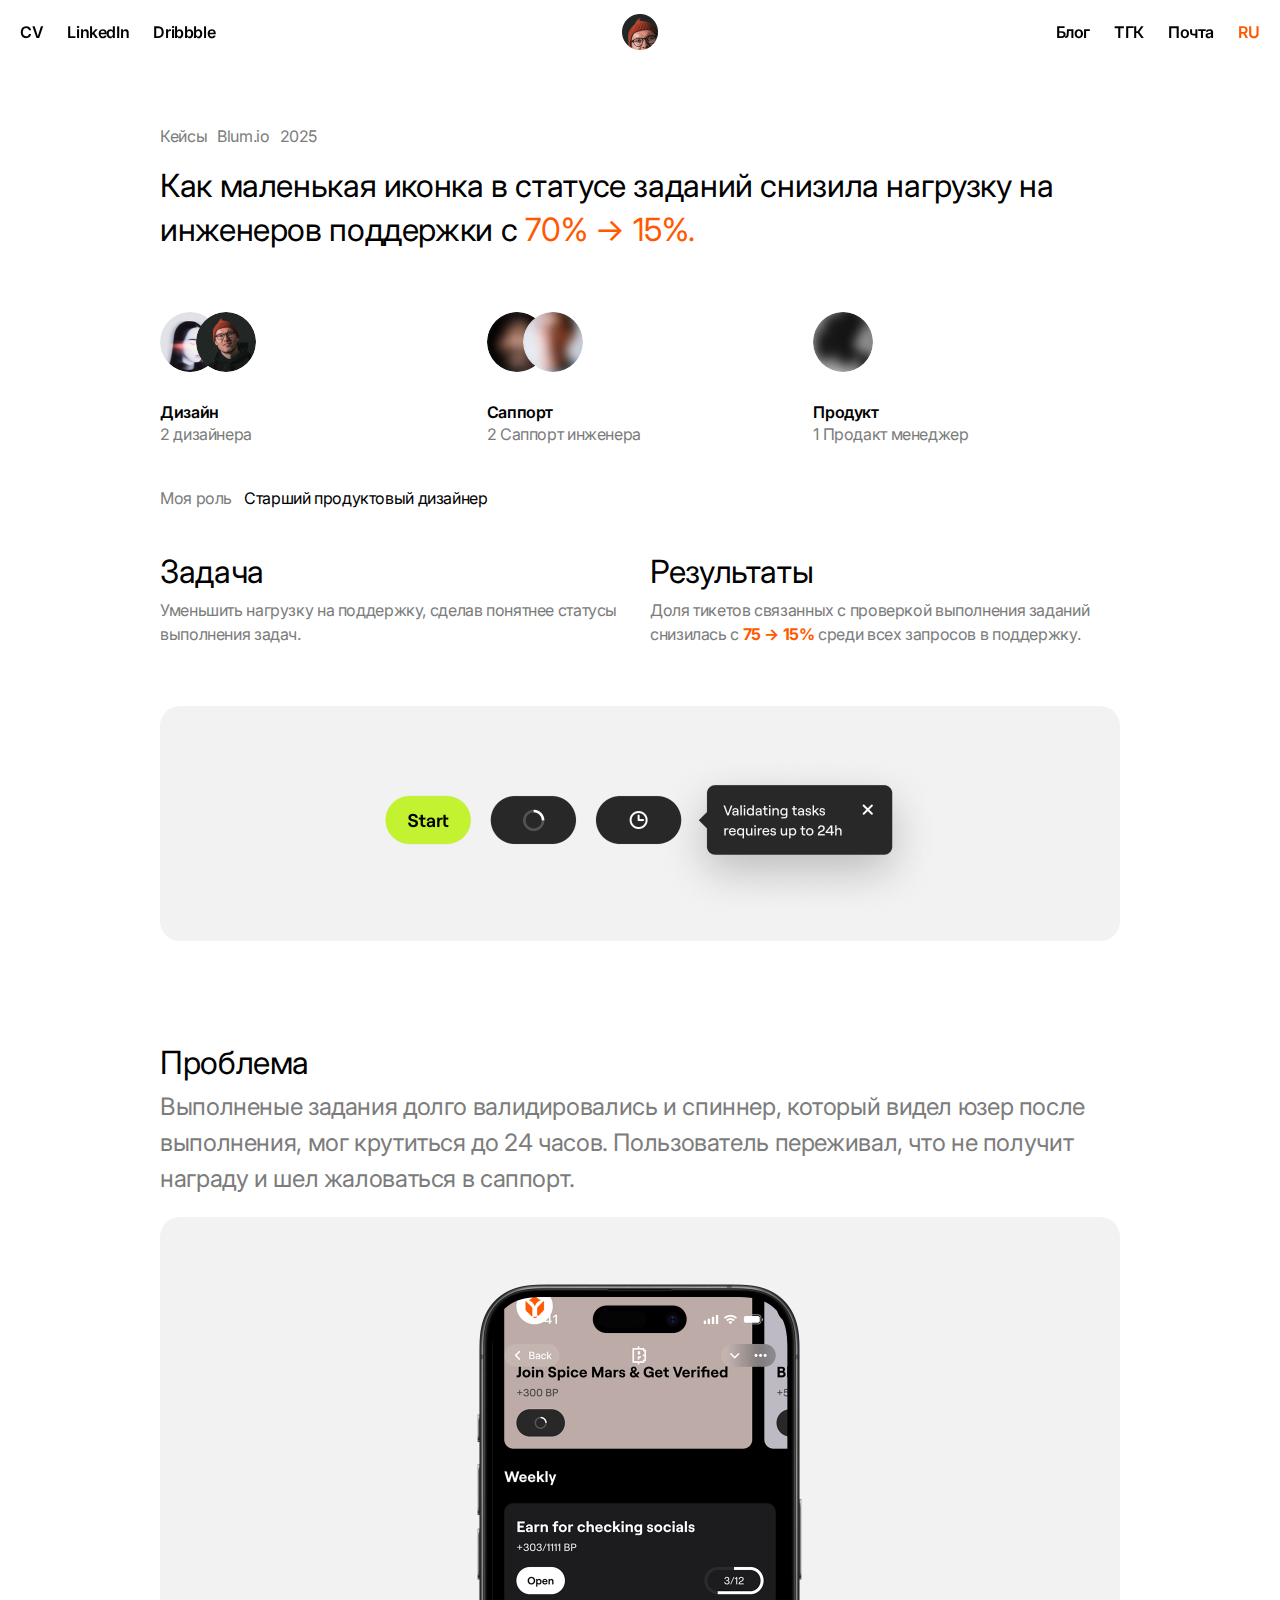
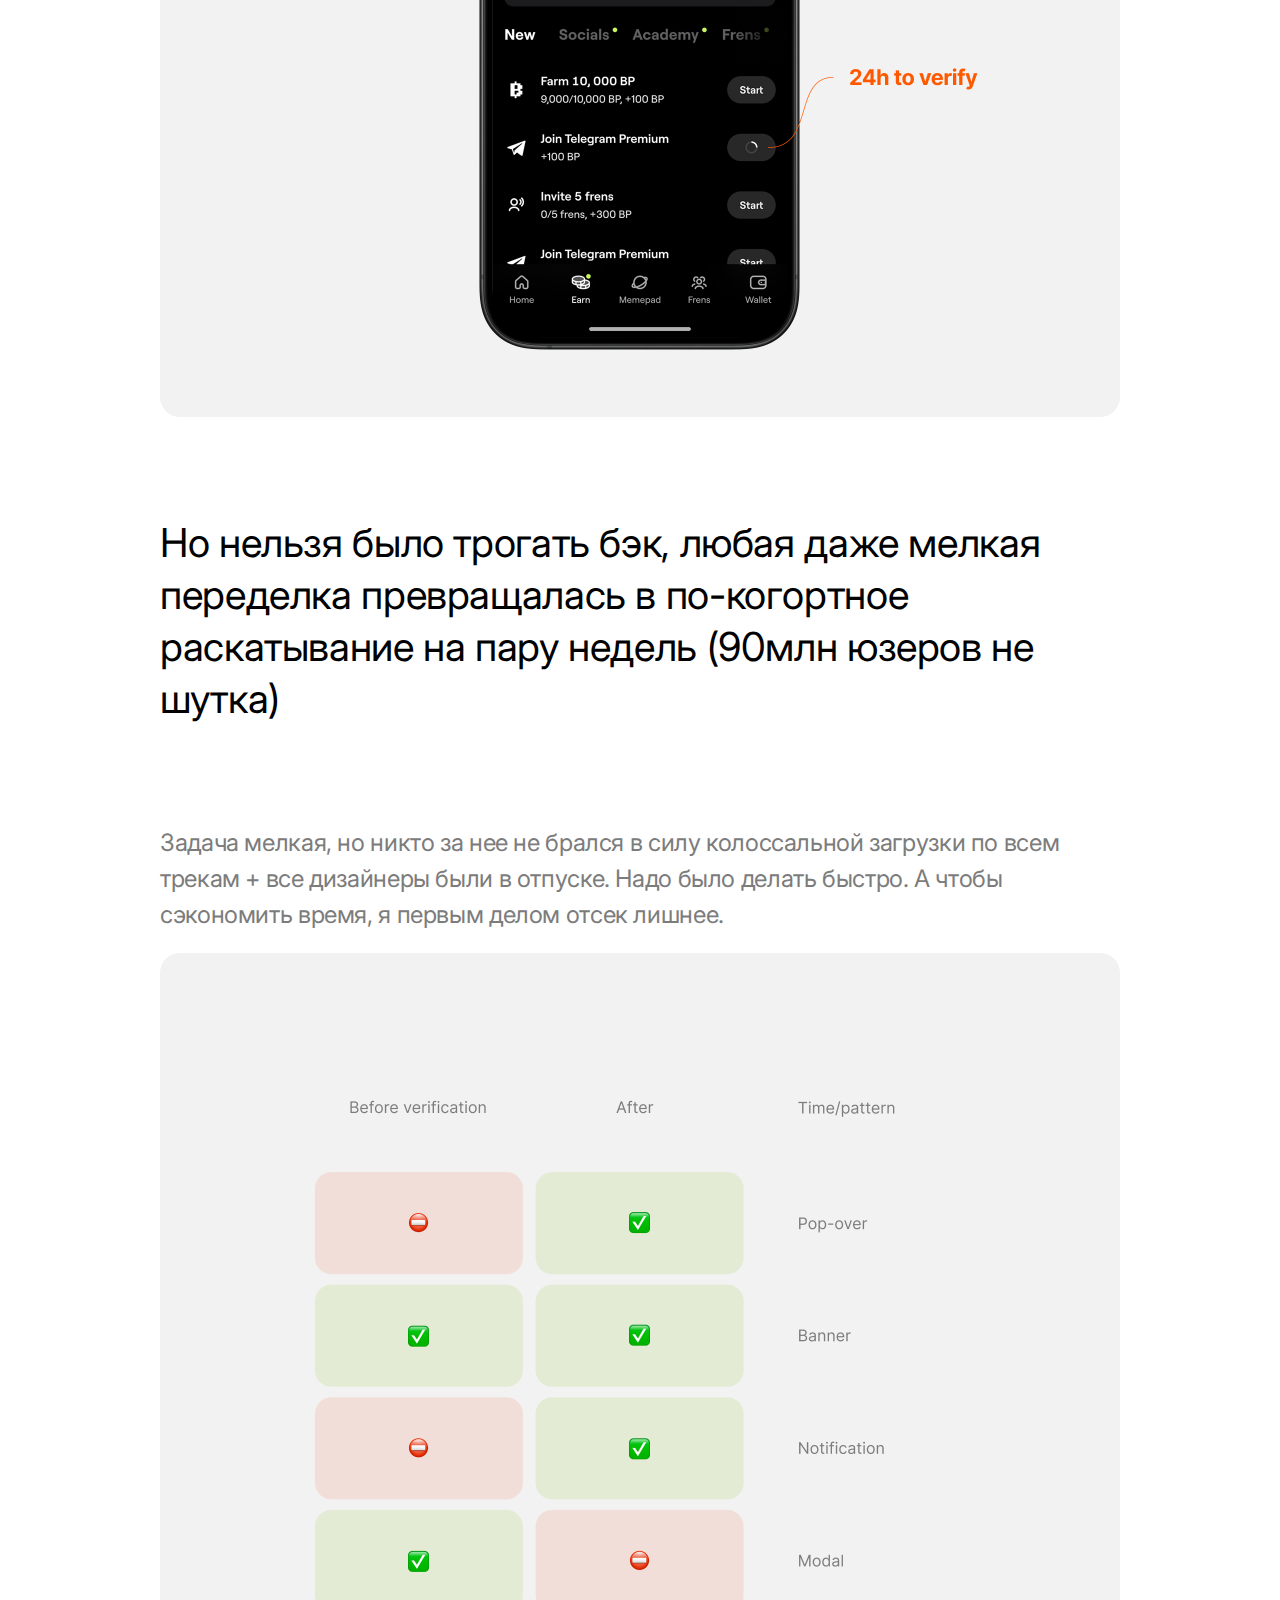
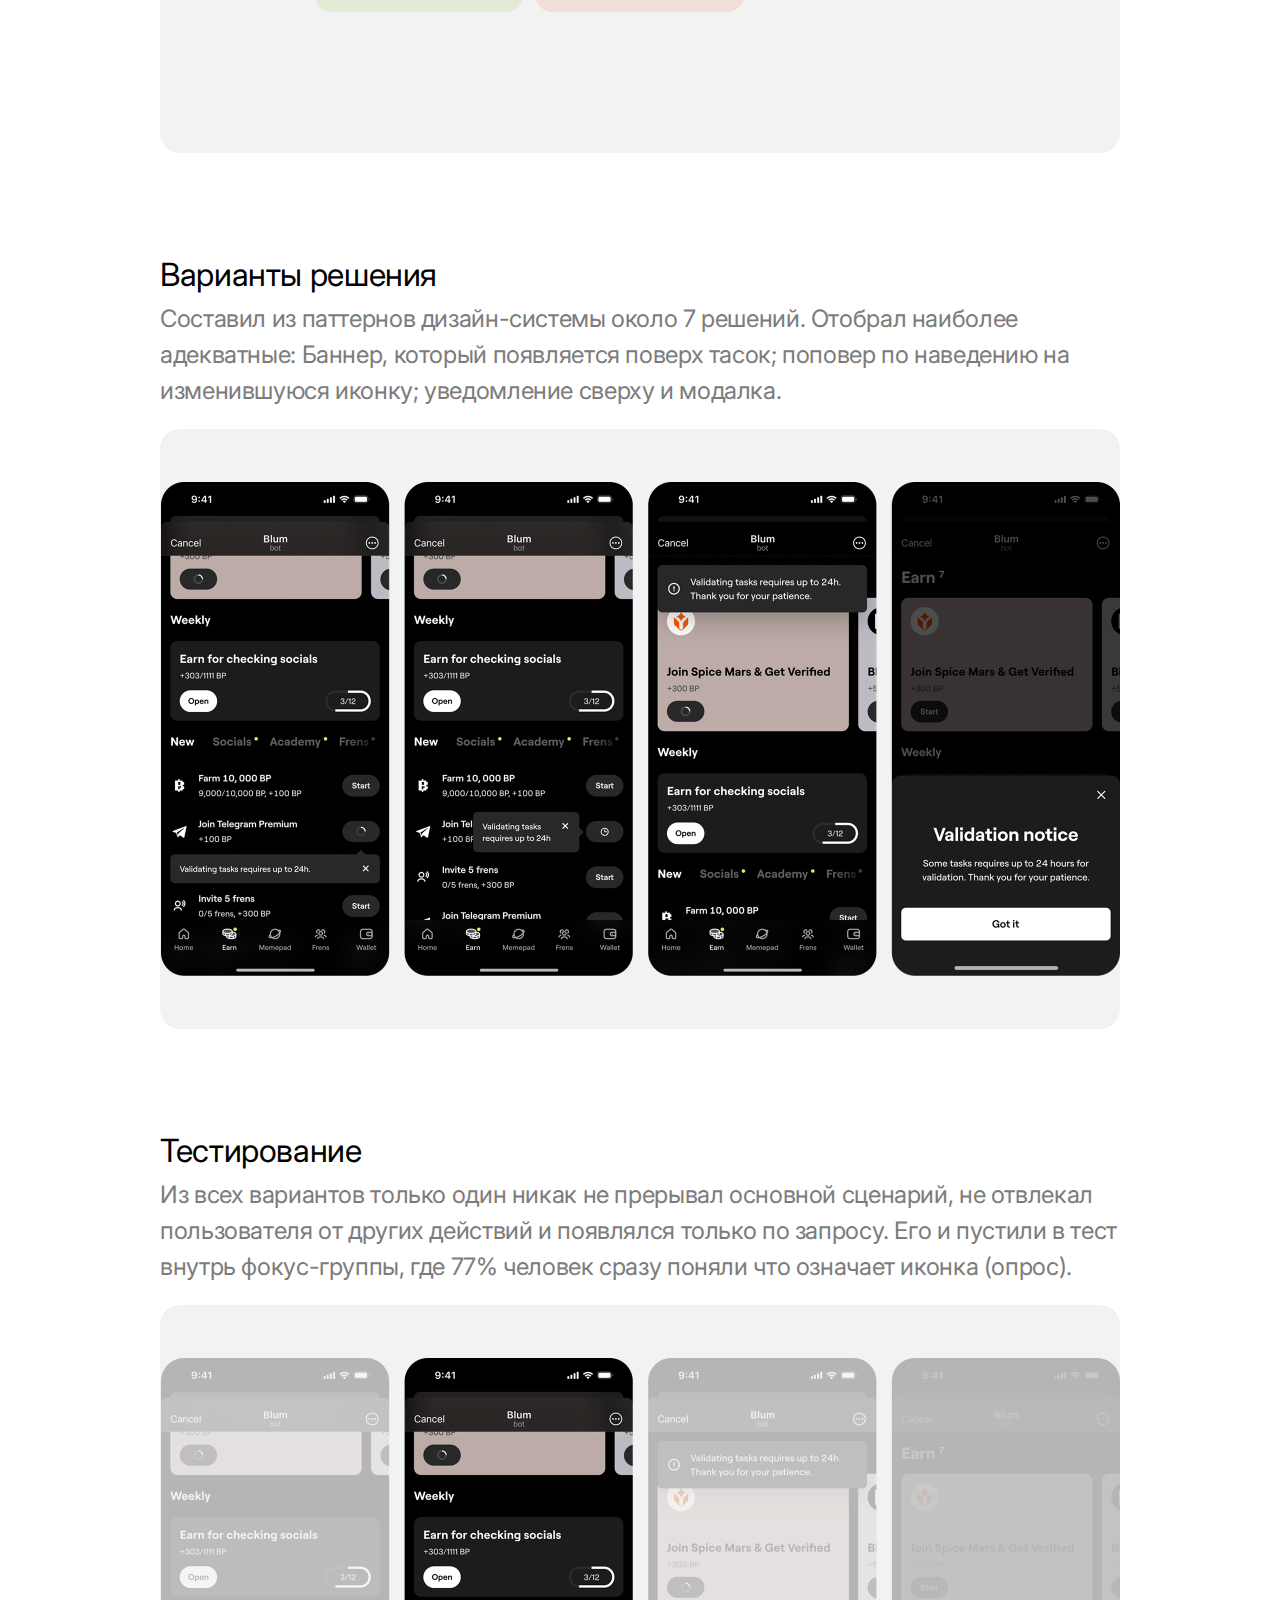
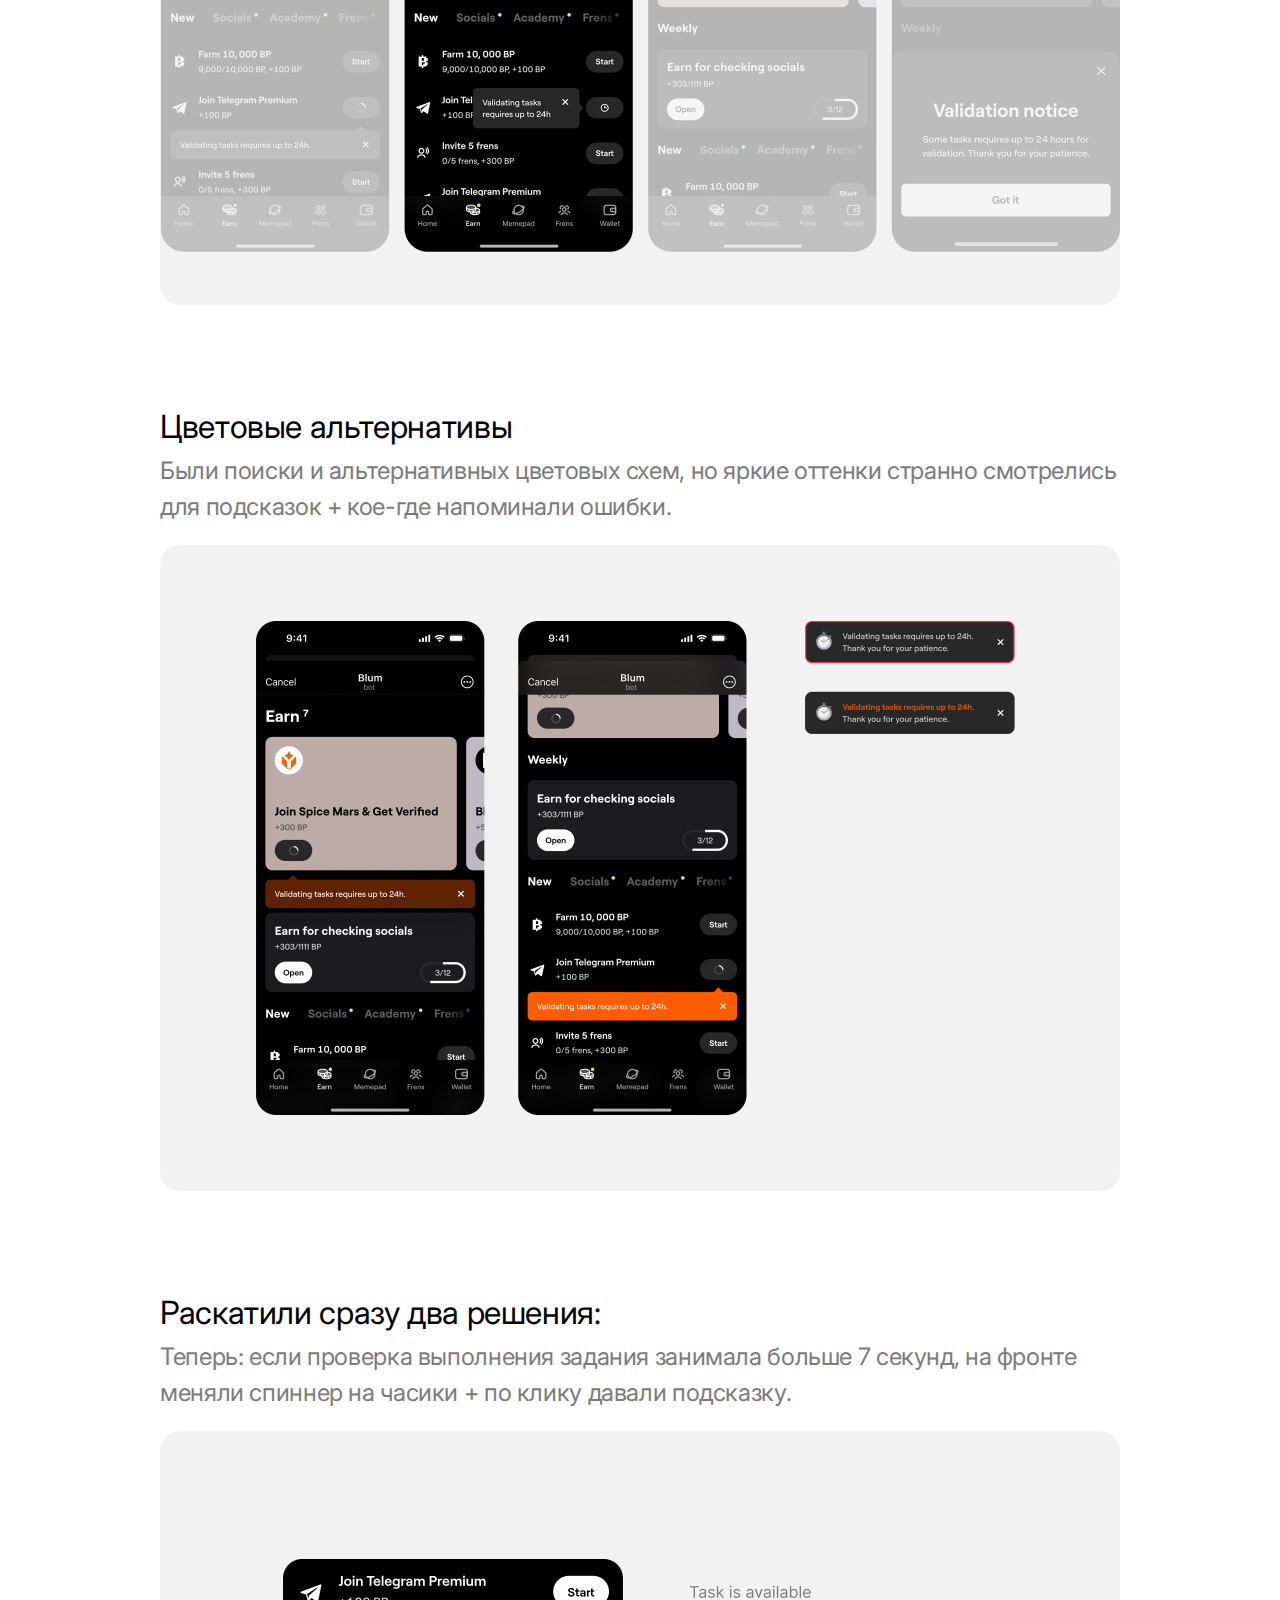
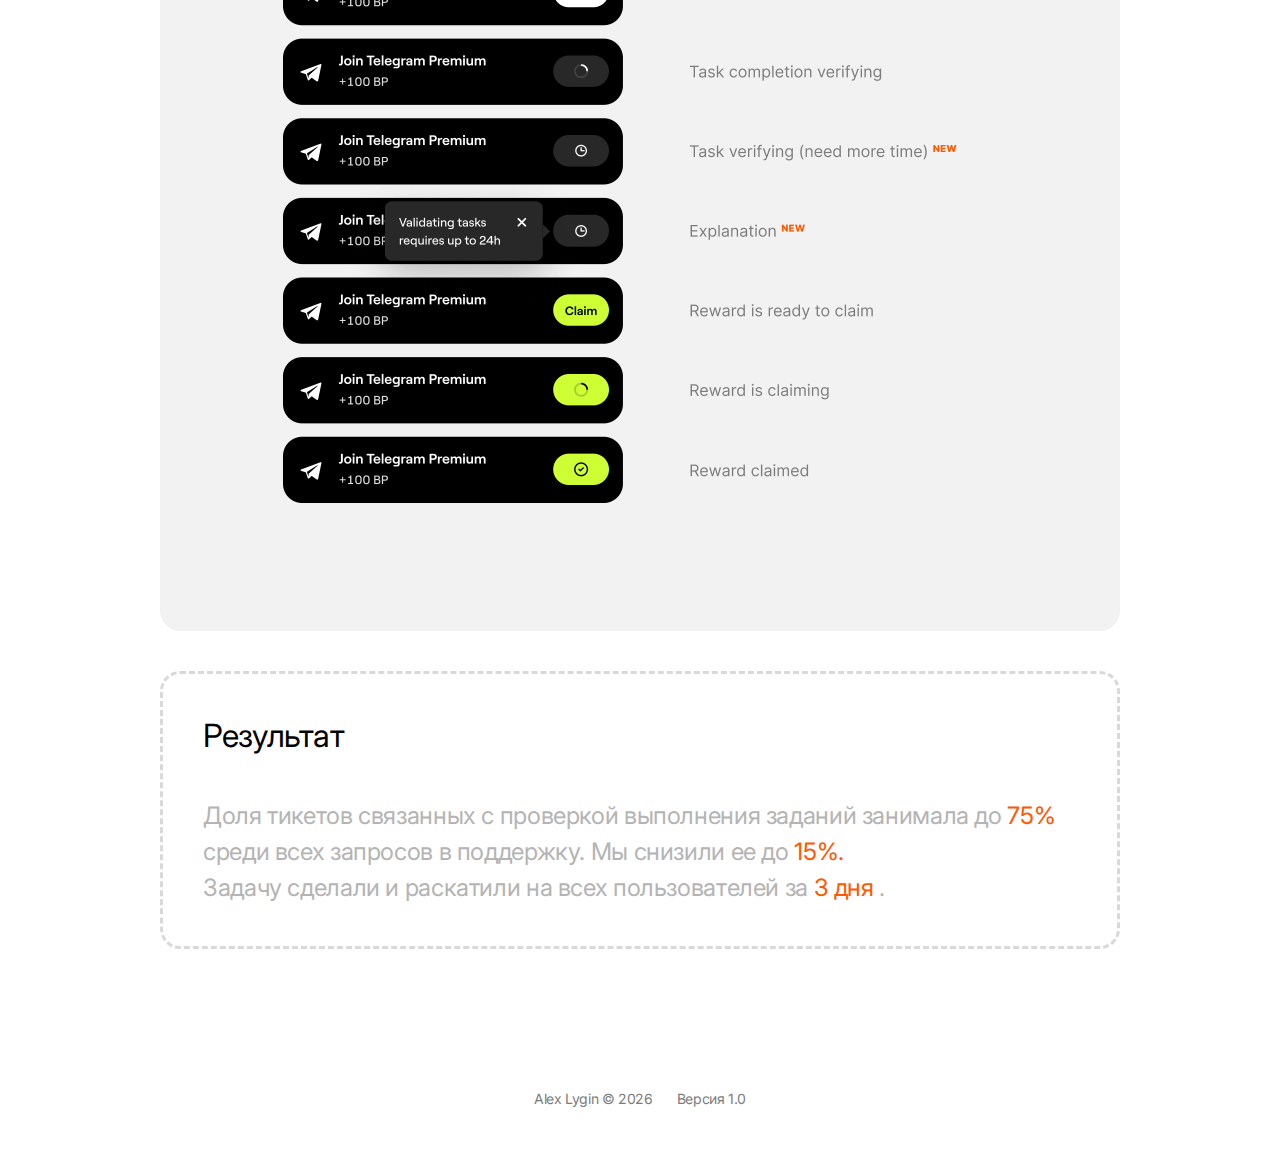
<file: case_tasks.html>
<!DOCTYPE html>
<html lang="ru">
<head>
  <meta charset="UTF-8">
  <meta name="viewport" content="width=device-width, initial-scale=1.0">
  <meta name="description" content="Кейс: Понятные статусы задач в Blum — снижение нагрузки на поддержку с 75% до 15%">
  <title>Статусы задач Blum — Александр Лыгин</title>

  <!-- Стили -->
  <link rel="stylesheet" href="css/styles.css">

  <!-- Favicon -->
  <link rel="icon" type="image/png" href="icons/Logo.png">
</head>
<body>
  <!-- Header -->
  <header class="header" id="header">
    <nav class="header__nav">
      <div class="header__left">
        <a href="#" class="header__link" data-i18n="header.cv" data-i18n-href="links.cv" target="_blank" rel="noopener">CV</a>
        <a href="https://www.linkedin.com/in/alexlygin/" class="header__link" target="_blank" rel="noopener">LinkedIn</a>
        <a href="https://dribbble.com/jupel" class="header__link" target="_blank" rel="noopener">Dribbble</a>
      </div>

      <a href="index.html" class="header__logo">
        <img src="icons/Logo.png" alt="Logo" width="36" height="36">
      </a>

      <div class="header__right">
        <a href="https://www.instagram.com/sasha_lygin" class="header__link header__link--desktop" target="_blank" rel="noopener" data-i18n="header.blog">Блог</a>
        <a href="https://t.me/sasha_lygin" class="header__link header__link--desktop" target="_blank" rel="noopener" data-i18n="header.tg">ТГК</a>
        <a href="mailto:lyginmail@gmail.com" class="header__link header__link--desktop" data-i18n="header.mail">Почта</a>
        <button class="header__lang header__link--desktop" id="lang-toggle" data-i18n="header.lang">RU</button>
        <button class="header__menu-btn" id="menu-toggle" data-i18n="header.menu">Меню</button>
      </div>
    </nav>
  </header>

  <!-- Main content -->
  <main class="case-page">
    <article class="case-content">
      <!-- Intro -->
      <section class="case-intro">
        <div class="case-intro__tags">
          <span data-i18n="caseTasks.tags.cases">Кейсы</span>
          <span>Blum.io</span>
          <span>2025</span>
        </div>
        <h1 class="case-intro__title">
          <span data-i18n="caseTasks.intro.title">Как маленькая иконка в статусе заданий снизила нагрузку на инженеров поддержки с </span><span class="case-intro__accent">70% → 15%.</span>
        </h1>
      </section>

      <!-- Team -->
      <section class="case-team">
        <div class="case-team__group">
          <div class="case-team__avatars">
            <img src="img/case_tasks/img/team/Ellipse 4267.png" alt="" class="case-team__avatar">
            <img src="img/case_tasks/img/team/Ellipse 4266.png" alt="" class="case-team__avatar">
          </div>
          <div class="case-team__info">
            <span class="case-team__role" data-i18n="caseTasks.team.design">Дизайн</span>
            <span class="case-team__count" data-i18n="caseTasks.team.designers">2 дизайнера</span>
          </div>
        </div>
        <div class="case-team__group">
          <div class="case-team__avatars">
            <img src="img/case_tasks/img/team/ava2.png" alt="" class="case-team__avatar">
            <img src="img/case_tasks/img/team/ava2-1.png" alt="" class="case-team__avatar">
          </div>
          <div class="case-team__info">
            <span class="case-team__role" data-i18n="caseTasks.team.support">Саппорт</span>
            <span class="case-team__count" data-i18n="caseTasks.team.supportCount">2 Саппорт инженера</span>
          </div>
        </div>
        <div class="case-team__group">
          <div class="case-team__avatars">
            <img src="img/case_tasks/img/team/group_ava.png" alt="" class="case-team__avatar">
          </div>
          <div class="case-team__info">
            <span class="case-team__role" data-i18n="caseTasks.team.product">Продукт</span>
            <span class="case-team__count" data-i18n="caseTasks.team.productCount">1 Продакт менеджер</span>
          </div>
        </div>
      </section>

      <!-- Role -->
      <section class="case-role">
        <span class="case-role__label" data-i18n="caseTasks.role.label">Моя роль</span>
        <span class="case-role__value" data-i18n="caseTasks.role.value">Старший продуктовый дизайнер</span>
      </section>

      <!-- Cover -->
      <section class="case-cover">
        <div class="case-cover__meta">
          <div class="case-cover__block">
            <h2 class="case-cover__heading" data-i18n="caseTasks.cover.task">Задача</h2>
            <p class="case-cover__text" data-i18n="caseTasks.cover.taskDesc">Уменьшить нагрузку на поддержку, сделав понятнее статусы выполнения задач.</p>
          </div>
          <div class="case-cover__block">
            <h2 class="case-cover__heading" data-i18n="caseTasks.cover.results">Результаты</h2>
            <p class="case-cover__text">
              <span data-i18n="caseTasks.cover.resultsDesc">Доля тикетов связанных с проверкой выполнения заданий снизилась с</span>
              <span class="case-cover__accent"> 75 → 15%</span>
              <span data-i18n="caseTasks.cover.resultsDesc2"> среди всех запросов в поддержку.</span>
            </p>
          </div>
        </div>
        <div class="case-cover__image-wrapper case-cover__image-wrapper--centered">
          <img src="img/case_tasks/img/case_tasks.png" alt="Task statuses" class="case-cover__image case-cover__image--auto">
        </div>
      </section>

      <!-- Block: Problem -->
      <section class="case-block">
        <div class="case-block__text">
          <h2 class="case-block__title" data-i18n="caseTasks.problem.title">Проблема</h2>
          <p class="case-block__desc case-block__desc--large" data-i18n="caseTasks.problem.desc">Выполненые задания долго валидировались и спиннер, который видел юзер после выполнения, мог крутиться до 24 часов. Пользователь переживал, что не получит награду и шел жаловаться в саппорт.</p>
        </div>
        <img src="img/case_tasks/img/case_task_problem.png" alt="Problem visualization" class="case-block__image">
      </section>

      <!-- Intersection -->
      <section class="case-intersection">
        <p class="case-intersection__text" data-i18n="caseTasks.intersection">Но нельзя было трогать бэк, любая даже мелкая переделка превращалась в по-когортное раскатывание на пару недель (90млн юзеров не шутка)</p>
      </section>

      <!-- Block: Context -->
      <section class="case-block">
        <div class="case-block__text">
          <p class="case-block__desc case-block__desc--large" data-i18n="caseTasks.context.desc">Задача мелкая, но никто за нее не брался в силу колоссальной загрузки по всем трекам + все дизайнеры были в отпуске. Надо было делать быстро. А чтобы сэкономить время, я первым делом отсек лишнее.</p>
        </div>
        <img src="img/case_tasks/img/case_task_options.png" alt="Options analysis" class="case-block__image">
      </section>

      <!-- Block: Solutions -->
      <section class="case-block">
        <div class="case-block__text">
          <h2 class="case-block__title" data-i18n="caseTasks.solutions.title">Варианты решения</h2>
          <p class="case-block__desc case-block__desc--large" data-i18n="caseTasks.solutions.desc">Составил из паттернов дизайн-системы около 7 решений. Отобрал наиболее адекватные: Баннер, который появляется поверх тасок; поповер по наведению на изменившуюся иконку; уведомление сверху и модалка.</p>
        </div>
        <img src="img/case_tasks/img/case_task_options2.png" alt="Solution options" class="case-block__image">
      </section>

      <!-- Block: Testing -->
      <section class="case-block">
        <div class="case-block__text">
          <h2 class="case-block__title" data-i18n="caseTasks.testing.title">Тестирование</h2>
          <p class="case-block__desc case-block__desc--large" data-i18n="caseTasks.testing.desc">Из всех вариантов только один никак не прерывал основной сценарий, не отвлекал пользователя от других действий и появлялся только по запросу. Его и пустили в тест внутрь фокус-группы, где 77% человек сразу поняли что означает иконка (опрос).</p>
        </div>
        <img src="img/case_tasks/img/case_task_options2-selected.png" alt="Selected solution" class="case-block__image">
      </section>

      <!-- Block: Colors -->
      <section class="case-block">
        <div class="case-block__text">
          <h2 class="case-block__title" data-i18n="caseTasks.colors.title">Цветовые альтернативы</h2>
          <p class="case-block__desc case-block__desc--large" data-i18n="caseTasks.colors.desc">Были поиски и альтернативных цветовых схем, но яркие оттенки странно смотрелись для подсказок + кое-где напоминали ошибки.</p>
        </div>
        <img src="img/case_tasks/img/case_task_colors.png" alt="Color alternatives" class="case-block__image">
      </section>

      <!-- Block: Final -->
      <section class="case-block case-block--last">
        <div class="case-block__text">
          <h2 class="case-block__title" data-i18n="caseTasks.final.title">Раскатили сразу два решения:</h2>
          <p class="case-block__desc case-block__desc--large" data-i18n="caseTasks.final.desc">Теперь: если проверка выполнения задания занимала больше 7 секунд, на фронте меняли спиннер на часики + по клику давали подсказку.</p>
        </div>
        <img src="img/case_tasks/img/case_task_flow.png" alt="Final flow" class="case-block__image">
      </section>

      <!-- Results -->
      <section class="case-results case-results--simple" id="results">
        <h2 class="case-results__title" data-i18n="caseTasks.results.title">Результат</h2>

        <div class="case-results__summary">
          <p class="case-results__text case-results__text--large">
            <span data-i18n="caseTasks.results.text1">Доля тикетов связанных с проверкой выполнения заданий занимала до </span>
            <span class="case-results__accent">75% </span>
            <span data-i18n="caseTasks.results.text2">среди всех запросов в поддержку. Мы снизили ее до</span>
            <span class="case-results__accent"> 15%.</span>
          </p>
          <p class="case-results__text case-results__text--large">
            <span data-i18n="caseTasks.results.text3">Задачу сделали и раскатили на всех пользователей за </span>
            <span class="case-results__accent">3 дня</span>
            <span>.</span>
          </p>
        </div>
      </section>
    </article>
  </main>

  <!-- Footer -->
  <footer class="footer" id="footer">
    <div class="footer__content">
      <span class="footer__copy">Alex Lygin © 2026</span>
      <span class="footer__version" data-i18n="footer.version">Версия 1.0</span>
    </div>

    <!-- Мобильное меню (скрыто на десктопе) -->
    <nav class="footer__mobile-nav">
      <a href="#" class="footer__link" data-i18n="header.cv" data-i18n-href="links.cv" target="_blank" rel="noopener">CV</a>
      <a href="https://www.linkedin.com/in/alexlygin/" class="footer__link" target="_blank" rel="noopener">LinkedIn</a>
      <a href="https://dribbble.com/jupel" class="footer__link" target="_blank" rel="noopener">Dribbble</a>
      <a href="https://www.instagram.com/sasha_lygin" class="footer__link" target="_blank" rel="noopener" data-i18n="header.blog">Блог</a>
      <a href="https://t.me/sasha_lygin" class="footer__link" target="_blank" rel="noopener" data-i18n="header.tg">ТГК</a>
      <a href="mailto:lyginmail@gmail.com" class="footer__link" data-i18n="header.mail">Почта</a>
    </nav>
  </footer>

  <!-- Mobile Menu Overlay -->
  <div class="mobile-menu" id="mobile-menu">
    <div class="mobile-menu__content">
      <div class="mobile-menu__header">
        <button class="mobile-menu__close" id="menu-close">
          <img src="icons/Close_LG.svg" alt="Закрыть" width="16" height="16">
        </button>
      </div>
      <nav class="mobile-menu__nav">
        <a href="#" class="mobile-menu__link" data-i18n="header.cv" data-i18n-href="links.cv" target="_blank" rel="noopener">CV</a>
        <a href="https://www.linkedin.com/in/alexlygin/" class="mobile-menu__link" target="_blank" rel="noopener">LinkedIn</a>
        <a href="https://dribbble.com/jupel" class="mobile-menu__link" target="_blank" rel="noopener">Dribbble</a>
        <a href="https://www.instagram.com/sasha_lygin" class="mobile-menu__link" target="_blank" rel="noopener" data-i18n="header.blog">Блог</a>
        <a href="https://t.me/sasha_lygin" class="mobile-menu__link" target="_blank" rel="noopener" data-i18n="header.tg">ТГК</a>
        <a href="mailto:lyginmail@gmail.com" class="mobile-menu__link" data-i18n="header.mail">Почта</a>
        <button class="mobile-menu__link" id="menu-lang-toggle" data-i18n="header.lang">RU</button>
      </nav>
      <div class="mobile-menu__footer">
        <img src="icons/lgn.svg" alt="LGN">
      </div>
    </div>
  </div>

  <!-- Scripts -->
  <script src="js/main.js"></script>
</body>
</html>
</file>
<file: css/styles.css>
/* ===================================
   Подключение шрифта Inter
   =================================== */
@import url('https://fonts.googleapis.com/css2?family=Inter:wght@400;500;600&display=swap');

/* ===================================
   CSS-переменные для тем
   =================================== */

:root {
  /* Шрифты */
  --font-family: 'Inter', -apple-system, BlinkMacSystemFont, 'Segoe UI', sans-serif;
  --font-weight-regular: 400;
  --font-weight-medium: 500;
  --font-weight-semibold: 600;

  /* Цвета — Light тема (по умолчанию) */
  --color-primary: #000000;
  --color-secondary: #7c7c7c;
  --color-muted: #b4b4b4;
  --color-accent: #ff5900;
  --color-bg: #ffffff;
  --color-bg-card: #f2f2f2;
  --color-telegram: #34ace1;
  --color-button-dark: #0d0d0d;
  --color-border: #e5e5e5;

  /* Типографика */
  --text-hero: 36px;
  --text-base: 16px;
  --text-small: 14px;
  --line-height-hero: 40px;
  --line-height-base: 24px;
  --line-height-tight: 20px;
  --letter-spacing-hero: -0.9px;
  --letter-spacing-base: -0.375px;

  /* Размеры */
  --header-height: 64px;
  --footer-height: 100px;
  --border-radius: 20px;
  --border-radius-button: 9999px;
  --border-radius-small: 12px;
  --max-content-width: 1040px;
}

/* Dark тема (подготовка на будущее) */
[data-theme="dark"] {
  --color-primary: #ffffff;
  --color-secondary: #a0a0a0;
  --color-muted: #666666;
  --color-accent: #ff5900;
  --color-bg: #121212;
  --color-bg-card: #1e1e1e;
  --color-telegram: #34ace1;
  --color-button-dark: #ffffff;
  --color-border: #333333;
}

/* ===================================
   Сброс и базовые стили
   =================================== */

*, *::before, *::after {
  box-sizing: border-box;
  margin: 0;
  padding: 0;
}

html {
  scroll-behavior: smooth;
  -webkit-font-smoothing: antialiased;
  -moz-osx-font-smoothing: grayscale;
}

body {
  font-family: var(--font-family);
  font-size: var(--text-base);
  font-weight: var(--font-weight-regular);
  line-height: var(--line-height-base);
  letter-spacing: var(--letter-spacing-base);
  color: var(--color-primary);
  background-color: var(--color-bg);
  min-height: 100vh;
}

a {
  color: inherit;
  text-decoration: none;
}

img {
  max-width: 100%;
  height: auto;
  display: block;
}

button {
  font-family: inherit;
  cursor: pointer;
  border: none;
  background: none;
}

/* ===================================
   Утилиты
   =================================== */

/* Контейнер с максимальной шириной */
.container {
  width: 100%;
  max-width: var(--max-content-width);
  margin-left: auto;
  margin-right: auto;
  padding-left: 20px;
  padding-right: 20px;
}

/* Скрытие элементов */
.visually-hidden {
  position: absolute;
  width: 1px;
  height: 1px;
  padding: 0;
  margin: -1px;
  overflow: hidden;
  clip: rect(0, 0, 0, 0);
  white-space: nowrap;
  border: 0;
}

/* Перенос строки только на 640px+ */
.br-tablet {
  display: none;
}

@media (min-width: 640px) {
  .br-tablet {
    display: inline;
  }
}

/* ===================================
   Компоненты
   =================================== */

/* Кнопка Telegram */
.btn-telegram {
  display: inline-flex;
  align-items: center;
  gap: 6px;
  height: 40px;
  padding: 0 16px;
  background-color: var(--color-telegram);
  color: #ffffff;
  font-weight: var(--font-weight-semibold);
  font-size: var(--text-base);
  line-height: var(--line-height-tight);
  border-radius: var(--border-radius-button);
  box-shadow:
    0 8px 12px rgba(68, 179, 227, 0.14),
    inset 0 0 12px 0 white;
  transition: transform 0.2s ease, box-shadow 0.2s ease;
}

.btn-telegram:hover {
  transform: translateY(-1px);
  box-shadow:
    0 10px 16px rgba(68, 179, 227, 0.2),
    inset 0 0 14px 0 white;
}

/* Кнопка тёмная (со стрелкой) */
.btn-dark {
  display: inline-flex;
  align-items: center;
  justify-content: center;
  height: 40px;
  min-width: 44px;
  padding: 0 16px;
  background-color: var(--color-button-dark);
  border-radius: var(--border-radius-button);
  box-shadow:
    0 8px 12px rgba(55, 55, 55, 0.14),
    inset 0 0 12px 0 white;
  transition: transform 0.2s ease, box-shadow 0.2s ease;
  flex-shrink: 0;
}

.btn-dark:hover {
  transform: translateY(-1px);
  box-shadow:
    0 10px 16px rgba(55, 55, 55, 0.2),
    inset 0 0 14px 0 white;
}

.btn-dark {
  color: #ffffff;
}

.btn-dark svg {
  width: 24px;
  height: 24px;
}

/* Кнопка тёмная: Mobile */
@media (max-width: 639px) {
  .btn-dark {
    height: 36px;
    min-width: 44px;
    padding: 0 10px;
  }
}

[data-theme="dark"] .btn-dark {
  color: #000000;
}

[data-theme="dark"] .btn-dark svg {
  fill: #000000;
}

/* Карточка кейса */
.case-card {
  background-color: var(--color-bg-card);
  border-radius: var(--border-radius);
  padding: 20px;
  overflow: hidden;
  position: relative;
}

/* Кликабельная карточка — весь блок ведёт на страницу кейса */
.case-card--link {
  cursor: pointer;
}

.case-card--link:hover .btn-dark {
  transform: translateY(-1px);
  box-shadow:
    0 10px 16px rgba(55, 55, 55, 0.2),
    inset 0 0 14px 0 white;
}

/* Плашка Coming Soon (SVG) */
.coming-soon {
  position: absolute;
  top: 0;
  right: 0;
  width: 60px;
  height: 60px;
}

@media (min-width: 640px) {
  .coming-soon {
    width: 80px;
    height: 80px;
  }
}

/* ===================================
   Адаптивные брейкпоинты
   =================================== */

/* Mobile: 360px+ (по умолчанию) */

/* Tablet: 640px+ */
@media (min-width: 640px) {
  .container {
    padding-left: 24px;
    padding-right: 24px;
  }
}

/* Desktop: 1080px+ */
@media (min-width: 1080px) {
  .container {
    padding-left: 20px;
    padding-right: 20px;
  }
}

/* Wide: 1440px+ */
@media (min-width: 1440px) {
  /* Контент остаётся max-width: 1040px, добавляются поля по бокам */
}

/* ===================================
   Header
   =================================== */

.header {
  position: sticky;
  top: 0;
  z-index: 100;
  height: var(--header-height);
}

/* Градиент под меню — эффект "дымки" */
.header::before {
  content: '';
  position: absolute;
  top: 0;
  left: 0;
  right: 0;
  height: 90px;
  background: linear-gradient(
    to bottom,
    var(--color-bg) 0%,
    var(--color-bg) 50%,
    rgba(255, 255, 255, 0) 100%
  );
  pointer-events: none;
  z-index: -1;
}

[data-theme="dark"] .header::before {
  background: linear-gradient(
    to bottom,
    var(--color-bg) 0%,
    var(--color-bg) 50%,
    rgba(18, 18, 18, 0) 100%
  );
}

.header__nav {
  display: flex;
  align-items: center;
  justify-content: space-between;
  height: 100%;
  padding: 0 20px;
}

.header__left,
.header__right {
  display: flex;
  align-items: center;
  gap: 24px;
  flex: 1;
}

.header__right {
  justify-content: flex-end;
}

.header__link {
  font-weight: var(--font-weight-semibold);
  font-size: var(--text-base);
  line-height: var(--line-height-tight);
  color: var(--color-primary);
  transition: color 0.2s ease;
}

.header__link:hover {
  color: var(--color-secondary);
}

.header__logo {
  flex-shrink: 0;
}

.header__logo img {
  width: 36px;
  height: 36px;
}

.header__lang {
  font-weight: var(--font-weight-semibold);
  font-size: var(--text-base);
  line-height: var(--line-height-tight);
  color: var(--color-accent);
  transition: opacity 0.2s ease;
}

.header__lang:hover {
  opacity: 0.7;
}

/* Кнопка меню (скрыта на десктопе) */
.header__menu-btn {
  display: none;
  font-weight: var(--font-weight-semibold);
  font-size: var(--text-base);
  line-height: var(--line-height-tight);
  color: var(--color-primary);
}

/* Header: Mobile */
@media (max-width: 639px) {
  .header {
    height: 56px;
  }

  .header__nav {
    padding: 0 12px;
    justify-content: space-between;
  }

  .header__left,
  .header__right {
    display: flex;
    flex: 1;
  }

  /* Скрываем десктопные ссылки */
  .header__link--desktop {
    display: none;
  }

  /* Скрываем LinkedIn и Dribbble на мобилке */
  .header__left a:not(:first-child) {
    display: none;
  }

  /* Показываем кнопку меню */
  .header__menu-btn {
    display: block;
  }
}

/* ===================================
   Mobile Menu Overlay
   =================================== */

.mobile-menu {
  display: none;
  position: fixed;
  top: 0;
  left: 0;
  right: 0;
  bottom: 0;
  z-index: 1000;
  padding: 16px;
  background-color: var(--color-bg);
}

.mobile-menu.is-open {
  display: block;
}

.mobile-menu__content {
  display: flex;
  flex-direction: column;
  height: 100%;
  background-color: var(--color-accent);
  border-radius: 20px;
  overflow: hidden;
}

.mobile-menu__header {
  display: flex;
  justify-content: flex-end;
  padding: 20px;
  height: 56px;
}

.mobile-menu__close {
  color: var(--color-primary);
}

.mobile-menu__close svg {
  width: 24px;
  height: 24px;
}

.mobile-menu__nav {
  display: flex;
  flex-direction: column;
  align-items: center;
  justify-content: center;
  flex: 1;
}

.mobile-menu__link {
  display: flex;
  align-items: center;
  justify-content: center;
  width: 100%;
  height: 56px;
  font-size: 20px;
  font-weight: var(--font-weight-semibold);
  color: var(--color-primary);
  text-decoration: none;
  transition: opacity 0.2s ease;
}

.mobile-menu__link:hover,
.mobile-menu__link:active {
  color: #ffffff;
}

.mobile-menu__footer {
  display: flex;
  align-items: center;
  justify-content: center;
  padding: 10px 20px;
  height: 56px;
}

.mobile-menu__footer img {
  height: 23px;
  width: auto;
}

/* ===================================
   Hero Section
   =================================== */

.hero {
  display: flex;
  flex-direction: column;
  align-items: center;
  text-align: center;
  padding: 40px 20px 60px;
  gap: 29px;
}

.hero__title {
  font-size: var(--text-hero);
  font-weight: var(--font-weight-medium);
  line-height: var(--line-height-hero);
  letter-spacing: var(--letter-spacing-hero);
  max-width: 600px;
}

.hero__title--muted {
  color: var(--color-muted);
}

.hero__experience {
  font-weight: var(--font-weight-semibold);
  font-size: var(--text-base);
  line-height: var(--line-height-tight);
  text-align: center;
  max-width: 400px;
}

.hero__experience--accent {
  color: var(--color-accent);
}

.hero__logos {
  display: flex;
  flex-wrap: wrap;
  align-items: center;
  justify-content: center;
  gap: 0;
}

.hero__logo {
  height: 40px;
  width: auto;
  object-fit: contain;
}

/* Hero: Mobile */
@media (max-width: 639px) {
  .hero {
    padding: 40px 20px;
    gap: 29px;
  }

  .hero__title {
    font-size: 22px;
    line-height: 30px;
    letter-spacing: -0.9px;
    max-width: 320px;
  }

  .hero__experience {
    font-size: 14px;
    max-width: 328px;
  }

  .hero__experience br {
    display: none;
  }

  .hero__logos {
    display: grid;
    grid-template-columns: repeat(3, 1fr);
    justify-items: center;
    gap: 0;
  }

  .hero__logo {
    height: 40px;
    width: auto;
  }
}

/* ===================================
   Cases Section
   =================================== */

.cases {
  display: flex;
  flex-direction: column;
  align-items: center;
  gap: 10px;
  padding: 0 20px 100px;
}

.case-card {
  width: 100%;
  max-width: var(--max-content-width);
  display: flex;
  flex-direction: column;
  gap: 40px;
}

.case-card__header {
  display: flex;
  justify-content: space-between;
  align-items: flex-start;
  gap: 20px;
}

.case-card__text {
  display: flex;
  flex-direction: column;
  gap: 4px;
}

.case-card__title {
  font-weight: var(--font-weight-semibold);
  font-size: var(--text-base);
  line-height: var(--line-height-tight);
  color: var(--color-primary);
}

.case-card__desc {
  font-weight: var(--font-weight-regular);
  font-size: var(--text-base);
  line-height: var(--line-height-base);
  color: var(--color-secondary);
  max-width: 464px;
}

.case-card__image {
  width: 100%;
  height: auto;
  border-radius: 0;
}

.case-card__image--centered {
  max-width: 604px;
  margin: 0 auto;
}

.case-card__image--rounded {
  border-radius: var(--border-radius-small);
}

/* Widgets grid */
.cases__widgets {
  display: grid;
  grid-template-columns: repeat(2, 1fr);
  gap: 10px;
  width: 100%;
  max-width: var(--max-content-width);
}

.widget-card {
  background-color: var(--color-bg-card);
  border-radius: var(--border-radius);
  padding: 80px 20px;
  display: flex;
  flex-direction: column;
  align-items: center;
  gap: 20px;
}

.widget-card__label {
  font-size: var(--text-small);
  color: var(--color-secondary);
  text-align: center;
}

.widget-card__gif {
  width: 180px;
  height: auto;
  border-radius: var(--border-radius-small);
}

/* Cases: Mobile */
@media (max-width: 639px) {
  .cases {
    padding: 0 12px 60px;
  }

  .case-card {
    padding: 12px;
    border-radius: 12px;
    gap: 30px;
  }

  .case-card__header {
    flex-direction: row;
    gap: 20px;
  }

  .case-card__title {
    font-size: 14px;
  }

  .case-card__desc {
    font-size: 14px;
    line-height: 20px;
  }

  .cases__widgets {
    grid-template-columns: 1fr;
  }

  .widget-card {
    padding: 50px 20px;
    border-radius: 20px;
  }

  .widget-card__gif {
    width: 150px;
  }
}

/* ===================================
   Footer
   =================================== */

.footer {
  display: flex;
  flex-direction: column;
  align-items: center;
  justify-content: center;
  min-height: var(--footer-height);
  padding: 20px;
}

.footer__content {
  display: flex;
  align-items: center;
  gap: 24px;
  color: var(--color-secondary);
  font-size: var(--text-small);
}

.footer__mobile-nav {
  display: none;
  flex-wrap: wrap;
  justify-content: center;
  gap: 16px 24px;
  margin-top: 24px;
}

.footer__link {
  font-weight: var(--font-weight-semibold);
  font-size: var(--text-base);
  color: var(--color-primary);
  transition: color 0.2s ease;
}

.footer__link:hover {
  color: var(--color-secondary);
}

/* Footer: Mobile */
@media (max-width: 639px) {
  .footer {
    padding: 40px 20px;
  }

  .footer__mobile-nav {
    display: flex;
  }
}

/* ===================================
   Case Page
   =================================== */

.case-page {
  display: flex;
  flex-direction: column;
  align-items: center;
  padding: 0 20px 100px;
}

.case-content {
  width: 100%;
  max-width: 960px;
}

/* Case: Intro */
.case-intro {
  padding: 60px 0;
  display: flex;
  flex-direction: column;
  gap: 16px;
}

.case-intro__tags {
  display: flex;
  gap: 10px;
  font-size: var(--text-base);
  line-height: var(--line-height-base);
  color: var(--color-secondary);
}

.case-intro__title {
  font-size: 32px;
  font-weight: var(--font-weight-regular);
  line-height: 44px;
  color: var(--color-primary);
}

/* Case: Team */
.case-team {
  display: flex;
  gap: 20px;
}

.case-team__group {
  flex: 1;
  display: flex;
  flex-direction: column;
  gap: 30px;
}

.case-team__avatars {
  display: flex;
  padding-right: 24px;
}

.case-team__avatar {
  width: 60px;
  height: 60px;
  border-radius: 50%;
  margin-right: -24px;
  object-fit: cover;
}

.case-team__avatar:last-child {
  margin-right: 0;
}

.case-team__info {
  display: flex;
  flex-direction: column;
}

.case-team__role {
  font-weight: var(--font-weight-semibold);
  font-size: var(--text-base);
  line-height: var(--line-height-tight);
  color: var(--color-primary);
}

.case-team__count {
  font-size: var(--text-base);
  line-height: var(--line-height-base);
  color: var(--color-secondary);
}

/* Case: Role */
.case-role {
  display: flex;
  gap: 12px;
  padding: 40px 0;
  font-size: var(--text-base);
  line-height: var(--line-height-base);
}

.case-role__label {
  color: var(--color-secondary);
}

.case-role__value {
  color: var(--color-primary);
}

/* Case: Cover */
.case-cover {
  display: flex;
  flex-direction: column;
  gap: 60px;
  padding-bottom: 100px;
}

.case-cover__meta {
  display: flex;
  gap: 20px;
}

.case-cover__block {
  flex: 1;
  display: flex;
  flex-direction: column;
  gap: 4px;
}

.case-cover__heading {
  font-size: 32px;
  font-weight: var(--font-weight-regular);
  line-height: 44px;
  color: var(--color-primary);
}

.case-cover__text {
  font-size: var(--text-base);
  line-height: var(--line-height-base);
  color: var(--color-secondary);
}

.case-cover__accent {
  font-weight: var(--font-weight-bold, 700);
  color: var(--color-accent);
}

.case-cover__image {
  width: 100%;
  border-radius: var(--border-radius);
  background-color: var(--color-bg-card);
}

/* Case: Block */
.case-block {
  display: flex;
  flex-direction: column;
  gap: 20px;
  padding-bottom: 100px;
}

.case-block--last {
  padding-bottom: 20px;
}

.case-block__text {
  display: flex;
  flex-direction: column;
  gap: 4px;
}

.case-block__title {
  font-size: 32px;
  font-weight: var(--font-weight-regular);
  line-height: 44px;
  color: var(--color-primary);
}

.case-block__desc {
  font-size: 24px;
  font-weight: var(--font-weight-regular);
  line-height: 36px;
  color: var(--color-secondary);
}

.case-block__highlight {
  color: var(--color-primary);
}

.case-block__bolt {
  display: inline-block;
  margin: 0 4px;
}

.case-block__image {
  width: 100%;
  border-radius: var(--border-radius);
  background-color: var(--color-bg-card);
}

.case-block__image--no-bg {
  background-color: transparent;
  border-radius: 0;
}

/* Case: Intersection (quote) */
.case-intersection {
  padding-bottom: 100px;
}

.case-intersection__text {
  font-size: 40px;
  font-weight: var(--font-weight-regular);
  line-height: 52px;
  letter-spacing: var(--letter-spacing-base);
  color: var(--color-primary);
}

/* Case: Insight box */
.case-insight {
  border: 3px dashed var(--color-bg-card);
  border-radius: var(--border-radius);
  padding: 40px;
  margin-bottom: 50px;
  display: flex;
  flex-direction: column;
  gap: 20px;
}

.case-insight__label {
  font-size: var(--text-base);
  line-height: var(--line-height-base);
  color: var(--color-secondary);
}

.case-insight__title {
  font-size: 24px;
  font-weight: var(--font-weight-regular);
  line-height: 36px;
  color: var(--color-primary);
}

.case-insight__desc {
  font-size: 24px;
  font-weight: var(--font-weight-regular);
  line-height: 36px;
  color: var(--color-secondary);
}

.case-insight__list {
  list-style: none;
  display: flex;
  flex-direction: column;
  gap: 12px;
}

.case-insight__item {
  display: flex;
  gap: 8px;
  align-items: flex-start;
  font-size: var(--text-base);
  line-height: var(--line-height-base);
  color: var(--color-primary);
}

.case-insight__number {
  width: 24px;
  height: 24px;
  border: 1px solid var(--color-accent);
  border-radius: 50%;
  display: flex;
  align-items: center;
  justify-content: center;
  font-size: 14px;
  font-weight: var(--font-weight-medium);
  color: var(--color-accent);
  flex-shrink: 0;
}

/* Case: Results */
.case-results {
  border: 3px dashed #d9d9d9;
  border-radius: var(--border-radius);
  padding: 40px;
  display: flex;
  flex-direction: column;
  gap: 40px;
}

.case-results__title {
  font-size: 32px;
  font-weight: var(--font-weight-regular);
  line-height: 44px;
  color: var(--color-primary);
}

.case-results__numbers {
  display: flex;
  gap: 20px;
}

.case-results__item {
  width: 280px;
  display: flex;
  flex-direction: column;
  gap: 8px;
}

.case-results__value {
  font-size: 44px;
  font-weight: var(--font-weight-bold, 700);
  line-height: 36px;
  color: var(--color-accent);
}

.case-results__label {
  font-size: var(--text-base);
  line-height: var(--line-height-base);
  color: var(--color-secondary);
  max-width: 250px;
}

.case-results__details {
  display: grid;
  grid-template-rows: 0fr;
  transition: grid-template-rows 0.3s ease;
}

.case-results.is-expanded .case-results__details {
  grid-template-rows: 1fr;
}

.case-results__details-inner {
  overflow: hidden;
  display: flex;
  flex-direction: column;
  gap: 16px;
  padding-bottom: 20px;
}

.case-results__text {
  font-size: var(--text-base);
  line-height: var(--line-height-base);
  color: var(--color-secondary);
}

.case-results__accent {
  color: var(--color-accent);
}

.case-results__toggle {
  display: flex;
  align-items: center;
  gap: 12px;
  cursor: pointer;
  font-size: var(--text-base);
  line-height: var(--line-height-base);
  color: var(--color-primary);
}

.case-results__toggle-icon {
  width: 32px;
  height: 32px;
  background-color: var(--color-bg-card);
  border-radius: 50%;
  display: flex;
  align-items: center;
  justify-content: center;
  transition: transform 0.3s ease;
}

.case-results.is-expanded .case-results__toggle-icon {
  transform: rotate(180deg);
}

.case-results__toggle-icon svg {
  width: 24px;
  height: 24px;
}

/* Case Tasks: дополнительные стили */
.case-intro__accent {
  color: var(--color-accent);
}

.case-block__desc--large {
  font-size: 24px;
  line-height: 36px;
}

.case-cover__image-wrapper--centered {
  display: flex;
  justify-content: center;
  align-items: center;
  background-color: var(--color-bg-card);
  border-radius: 20px;
  padding: 20px;
  overflow: hidden;
}

.case-cover__image--auto {
  width: auto;
  max-width: 604px;
  height: auto;
  background-color: transparent;
  border-radius: 0;
}

.case-results--simple {
  display: flex;
  flex-direction: column;
  gap: 40px;
  border: 3px dashed #d9d9d9;
  padding: 40px;
  border-radius: 20px;
  margin-top: 20px;
}

.case-results__text--large {
  font-size: 24px;
  line-height: 36px;
  color: var(--color-muted);
}

/* Case Page: Tablet (640px) */
@media (max-width: 1079px) {
  .case-intro__title {
    font-size: 24px;
    line-height: 36px;
  }

  .case-cover__heading {
    font-size: 24px;
    line-height: 36px;
  }

  .case-block__title {
    font-size: 24px;
    line-height: 36px;
  }

  .case-block__desc {
    font-size: 18px;
    line-height: 28px;
  }

  .case-intersection__text {
    font-size: 32px;
    line-height: 44px;
  }

  .case-insight__title,
  .case-insight__desc {
    font-size: 24px;
    line-height: 36px;
  }

  .case-results__numbers {
    display: grid;
    grid-template-columns: repeat(2, 1fr);
    gap: 40px 20px;
  }

  .case-results__value {
    font-size: 36px;
  }

  .case-results__title {
    font-size: 24px;
    line-height: 36px;
  }

  .case-block__desc--large {
    font-size: 20px;
    line-height: 32px;
  }

  .case-results__text--large {
    font-size: 20px;
    line-height: 32px;
  }
}

/* Case Page: Mobile (360px) */
@media (max-width: 639px) {
  .case-page {
    padding: 0 12px 50px;
  }

  .case-intro {
    padding: 40px 0;
  }

  .case-intro__tags {
    font-size: var(--text-small);
    line-height: var(--line-height-tight);
  }

  .case-intro__title {
    font-size: 18px;
    line-height: 28px;
  }

  .case-team {
    flex-direction: column;
    gap: 20px;
  }

  .case-team__info {
    font-size: var(--text-small);
    line-height: var(--line-height-tight);
  }

  .case-role {
    font-size: var(--text-small);
    line-height: var(--line-height-tight);
  }

  .case-cover {
    gap: 40px;
    padding-bottom: 60px;
  }

  .case-cover__heading {
    font-size: 18px;
    line-height: 28px;
  }

  .case-cover__text {
    font-size: var(--text-small);
    line-height: var(--line-height-tight);
  }

  .case-cover__image {
    border-radius: var(--border-radius-small);
  }

  .case-block {
    padding-bottom: 60px;
  }

  .case-block__title {
    font-size: 18px;
    line-height: 28px;
  }

  .case-block__desc {
    font-size: var(--text-small);
    line-height: var(--line-height-tight);
  }

  .case-block__image {
    border-radius: var(--border-radius-small);
  }

  .case-intersection {
    padding-bottom: 60px;
  }

  .case-intersection__text {
    font-size: 24px;
    line-height: 36px;
  }

  .case-insight {
    padding: 30px;
    border-radius: var(--border-radius-small);
  }

  .case-insight__title {
    font-size: 18px;
    line-height: 28px;
  }

  .case-insight__desc {
    font-size: var(--text-small);
    line-height: var(--line-height-tight);
  }

  .case-insight__item {
    font-size: var(--text-small);
    line-height: var(--line-height-tight);
  }

  .case-results {
    padding: 30px;
    border-radius: var(--border-radius-small);
  }

  .case-results__title {
    font-size: 24px;
    line-height: 36px;
  }

  .case-results__numbers {
    display: flex;
    flex-direction: column;
    gap: 20px;
  }

  .case-results__value {
    font-size: 24px;
  }

  .case-results__label {
    font-size: var(--text-small);
    line-height: var(--line-height-tight);
  }

  .case-results__text {
    font-size: var(--text-small);
    line-height: var(--line-height-tight);
  }

  .case-block__desc--large {
    font-size: 16px;
    line-height: 24px;
  }

  .case-results--simple {
    gap: 20px;
    padding: 20px;
    border-radius: var(--border-radius-small);
  }

  .case-results__text--large {
    font-size: 16px;
    line-height: 24px;
  }

  .case-cover__image-wrapper--centered {
    padding: 12px;
    border-radius: var(--border-radius-small);
  }

  .case-cover__image--auto {
    max-width: 100%;
  }
}
</file>
